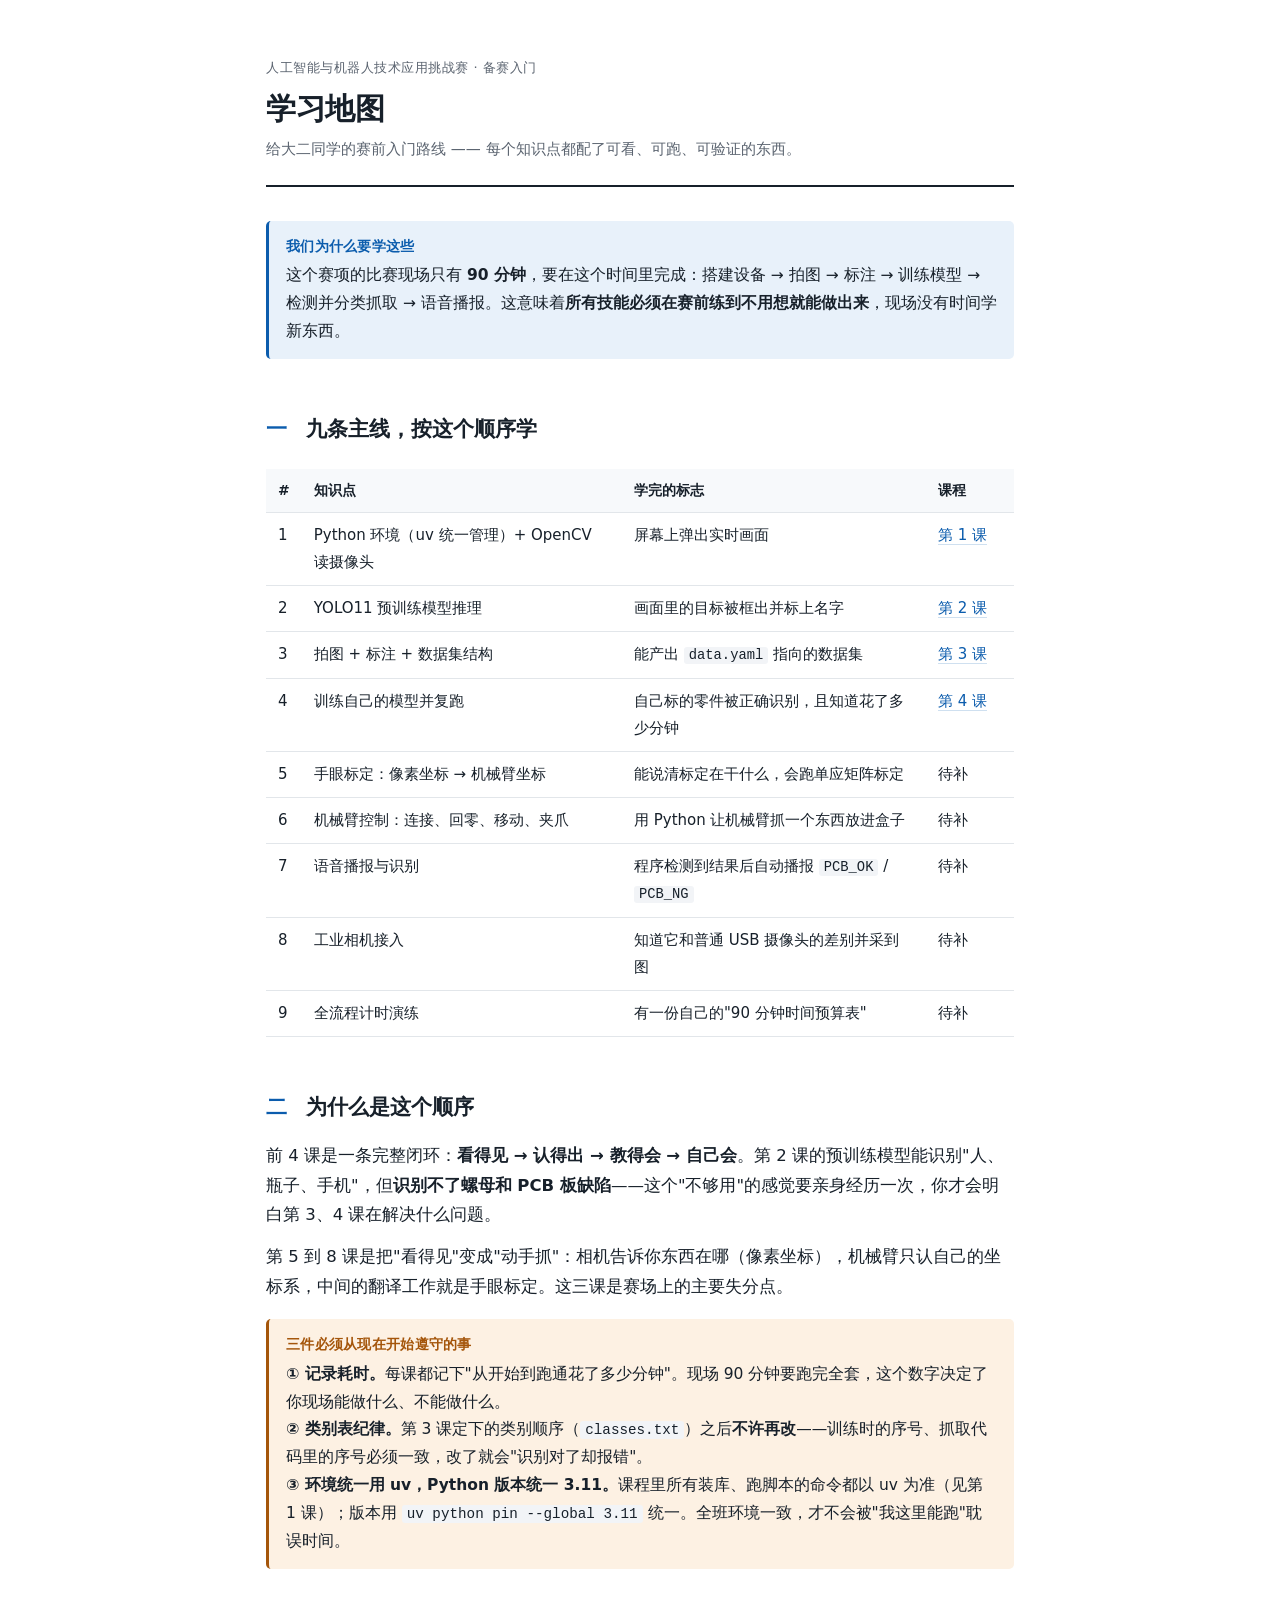
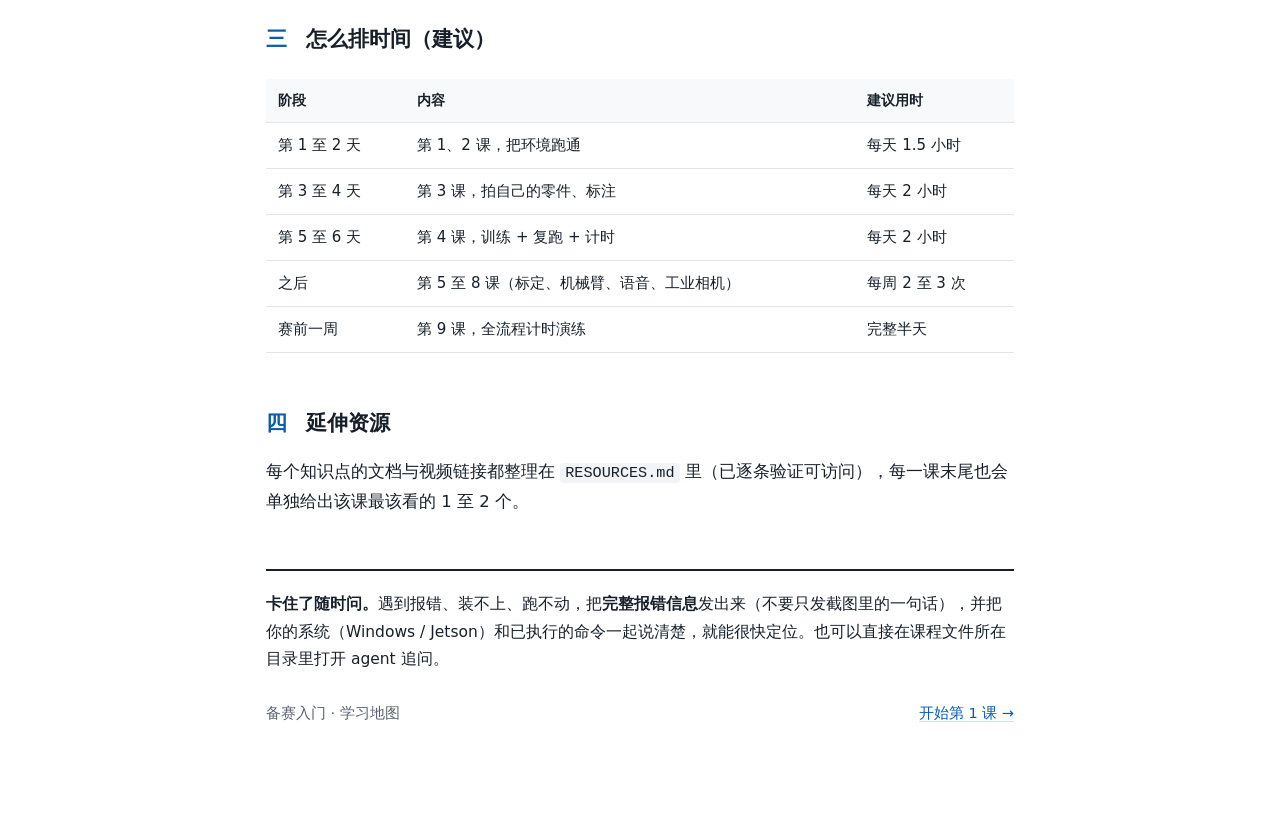
<file: 教学/index.html>
<!DOCTYPE html>
<html lang="zh-CN">
<head>
<meta charset="UTF-8">
<meta name="viewport" content="width=device-width, initial-scale=1">
<title>备赛入门 · 学习地图</title>
<link rel="stylesheet" href="assets/lesson.css">
</head>
<body>

<div class="crumbs">人工智能与机器人技术应用挑战赛 · 备赛入门</div>
<h1>学习地图</h1>
<p class="subtitle">给大二同学的赛前入门路线 —— 每个知识点都配了可看、可跑、可验证的东西。</p>

<div class="box goal">
<span class="t">我们为什么要学这些</span>
这个赛项的比赛现场只有 <strong>90 分钟</strong>，要在这个时间里完成：搭建设备 → 拍图 → 标注 → 训练模型 → 检测并分类抓取 → 语音播报。这意味着<strong>所有技能必须在赛前练到不用想就能做出来</strong>，现场没有时间学新东西。
</div>

<h2><span class="n">一</span>九条主线，按这个顺序学</h2>

<table>
<thead><tr><th style="width:34px">#</th><th>知识点</th><th>学完的标志</th><th style="width:88px">课程</th></tr></thead>
<tbody>
<tr><td>1</td><td>Python 环境（uv 统一管理）+ OpenCV 读摄像头</td><td>屏幕上弹出实时画面</td><td><a href="lessons/0001-python-env-and-camera.html">第 1 课</a></td></tr>
<tr><td>2</td><td>YOLO11 预训练模型推理</td><td>画面里的目标被框出并标上名字</td><td><a href="lessons/0002-yolo-inference.html">第 2 课</a></td></tr>
<tr><td>3</td><td>拍图 + 标注 + 数据集结构</td><td>能产出 <code>data.yaml</code> 指向的数据集</td><td><a href="lessons/0003-labeling-and-dataset.html">第 3 课</a></td></tr>
<tr><td>4</td><td>训练自己的模型并复跑</td><td>自己标的零件被正确识别，且知道花了多少分钟</td><td><a href="lessons/0004-train-and-rerun.html">第 4 课</a></td></tr>
<tr><td>5</td><td>手眼标定：像素坐标 → 机械臂坐标</td><td>能说清标定在干什么，会跑单应矩阵标定</td><td>待补</td></tr>
<tr><td>6</td><td>机械臂控制：连接、回零、移动、夹爪</td><td>用 Python 让机械臂抓一个东西放进盒子</td><td>待补</td></tr>
<tr><td>7</td><td>语音播报与识别</td><td>程序检测到结果后自动播报 <code>PCB_OK</code> / <code>PCB_NG</code></td><td>待补</td></tr>
<tr><td>8</td><td>工业相机接入</td><td>知道它和普通 USB 摄像头的差别并采到图</td><td>待补</td></tr>
<tr><td>9</td><td>全流程计时演练</td><td>有一份自己的"90 分钟时间预算表"</td><td>待补</td></tr>
</tbody>
</table>

<h2><span class="n">二</span>为什么是这个顺序</h2>

<p>前 4 课是一条完整闭环：<strong>看得见 → 认得出 → 教得会 → 自己会</strong>。第 2 课的预训练模型能识别"人、瓶子、手机"，但<strong>识别不了螺母和 PCB 板缺陷</strong>——这个"不够用"的感觉要亲身经历一次，你才会明白第 3、4 课在解决什么问题。</p>

<p>第 5 到 8 课是把"看得见"变成"动手抓"：相机告诉你东西在哪（像素坐标），机械臂只认自己的坐标系，中间的翻译工作就是手眼标定。这三课是赛场上的主要失分点。</p>

<div class="box warn">
<span class="t">三件必须从现在开始遵守的事</span>
<strong>① 记录耗时。</strong>每课都记下"从开始到跑通花了多少分钟"。现场 90 分钟要跑完全套，这个数字决定了你现场能做什么、不能做什么。<br>
<strong>② 类别表纪律。</strong>第 3 课定下的类别顺序（<code>classes.txt</code>）之后<strong>不许再改</strong>——训练时的序号、抓取代码里的序号必须一致，改了就会"识别对了却报错"。<br>
<strong>③ 环境统一用 uv，Python 版本统一 3.11。</strong>课程里所有装库、跑脚本的命令都以 uv 为准（见第 1 课）；版本用 <code>uv python pin --global 3.11</code> 统一。全班环境一致，才不会被"我这里能跑"耽误时间。
</div>

<h2><span class="n">三</span>怎么排时间（建议）</h2>

<table>
<thead><tr><th>阶段</th><th>内容</th><th>建议用时</th></tr></thead>
<tbody>
<tr><td>第 1 至 2 天</td><td>第 1、2 课，把环境跑通</td><td>每天 1.5 小时</td></tr>
<tr><td>第 3 至 4 天</td><td>第 3 课，拍自己的零件、标注</td><td>每天 2 小时</td></tr>
<tr><td>第 5 至 6 天</td><td>第 4 课，训练 + 复跑 + 计时</td><td>每天 2 小时</td></tr>
<tr><td>之后</td><td>第 5 至 8 课（标定、机械臂、语音、工业相机）</td><td>每周 2 至 3 次</td></tr>
<tr><td>赛前一周</td><td>第 9 课，全流程计时演练</td><td>完整半天</td></tr>
</tbody>
</table>

<h2><span class="n">四</span>延伸资源</h2>

<p>每个知识点的文档与视频链接都整理在 <code>RESOURCES.md</code> 里（已逐条验证可访问），每一课末尾也会单独给出该课最该看的 1 至 2 个。</p>

<div class="ask">
<strong>卡住了随时问。</strong>遇到报错、装不上、跑不动，把<strong>完整报错信息</strong>发出来（不要只发截图里的一句话），并把你的系统（Windows / Jetson）和已执行的命令一起说清楚，就能很快定位。也可以直接在课程文件所在目录里打开 agent 追问。
</div>

<div class="pager">
<span>备赛入门 · 学习地图</span>
<span><a href="lessons/0001-python-env-and-camera.html">开始第 1 课 →</a></span>
</div>

</body>
</html>
</file>
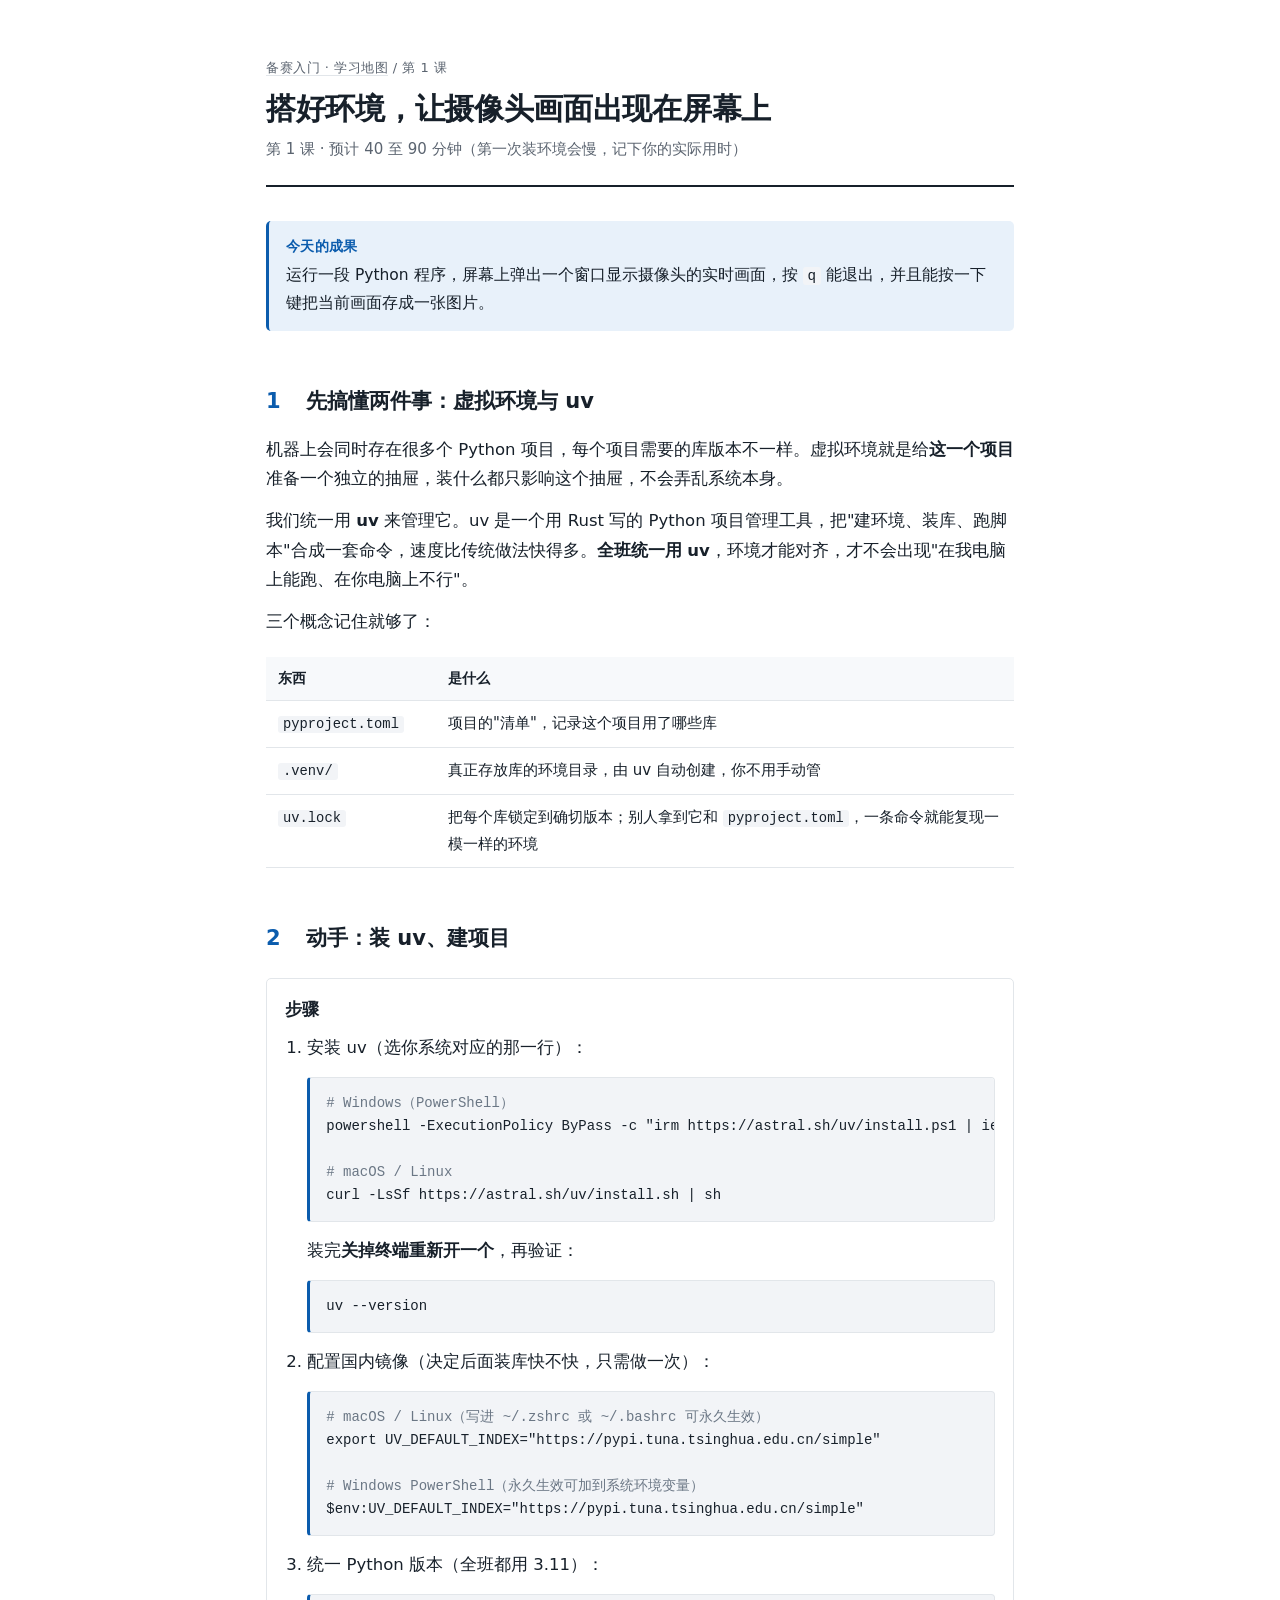
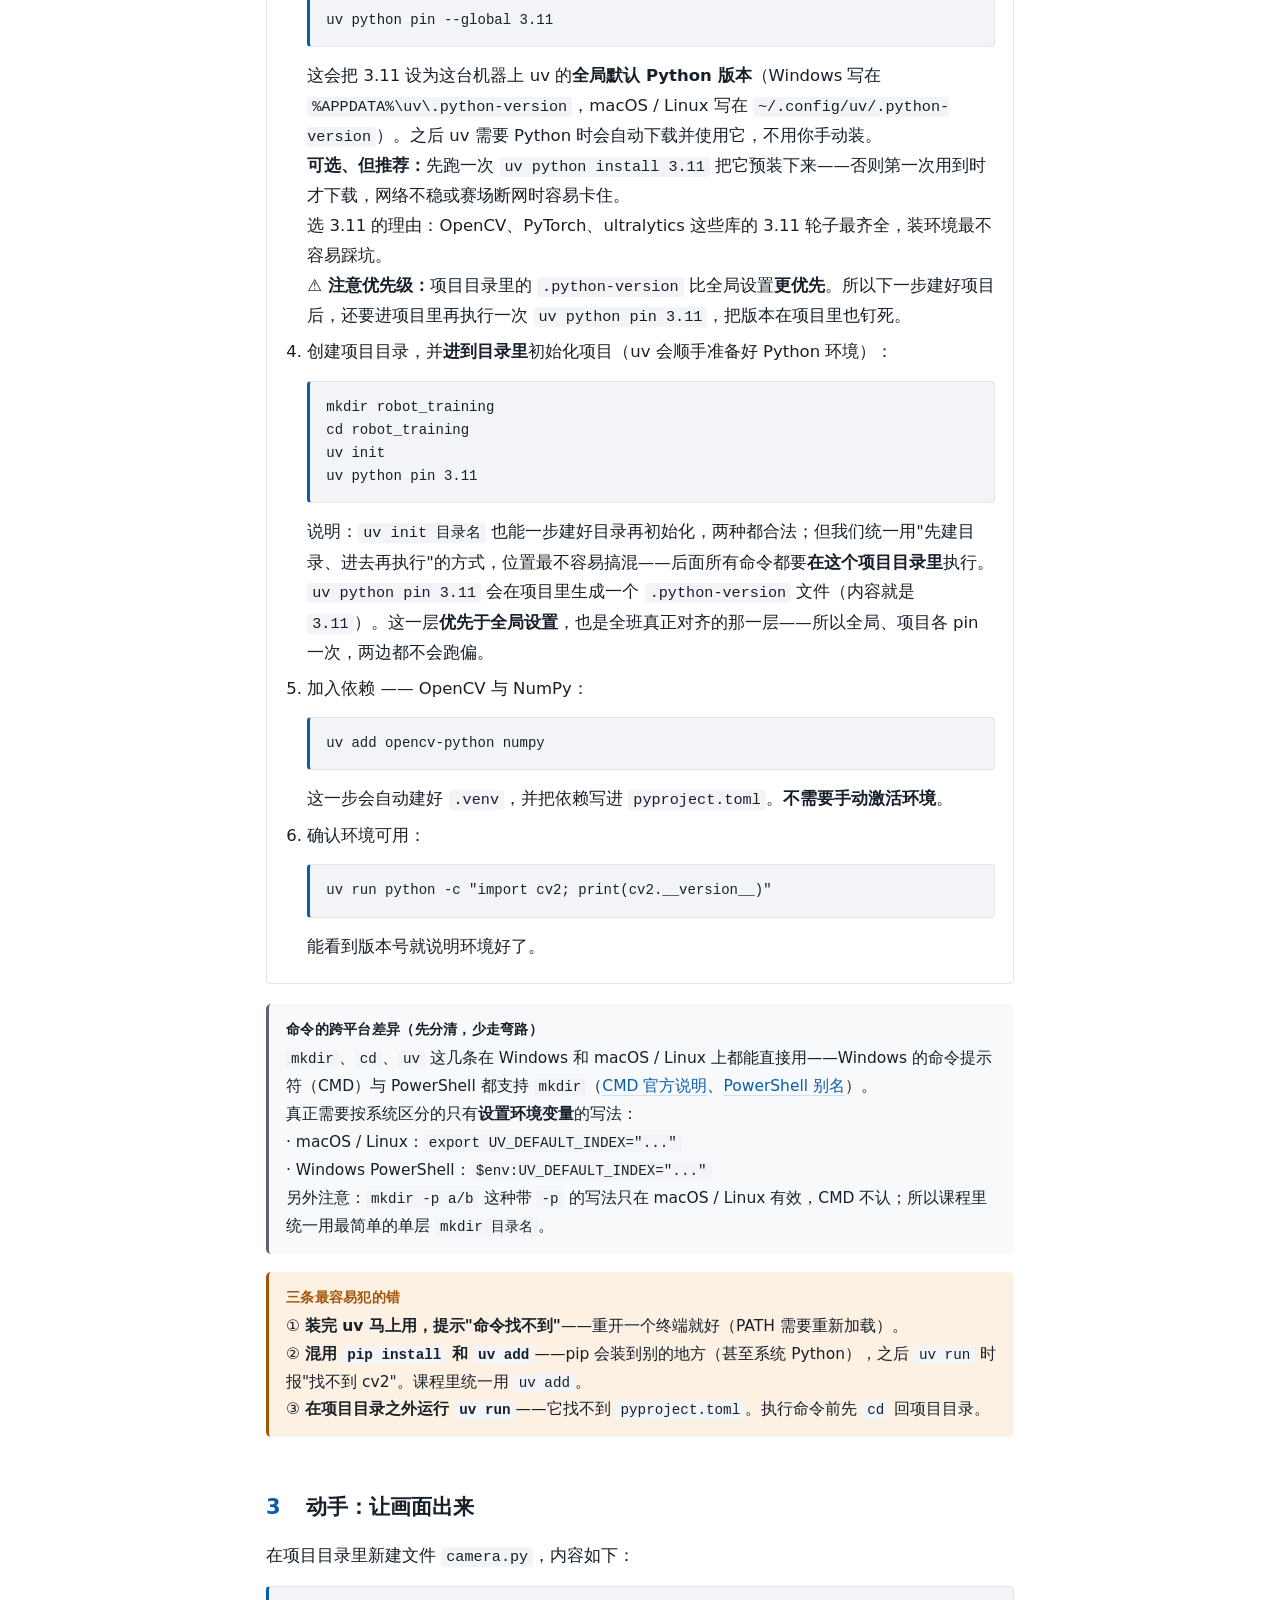
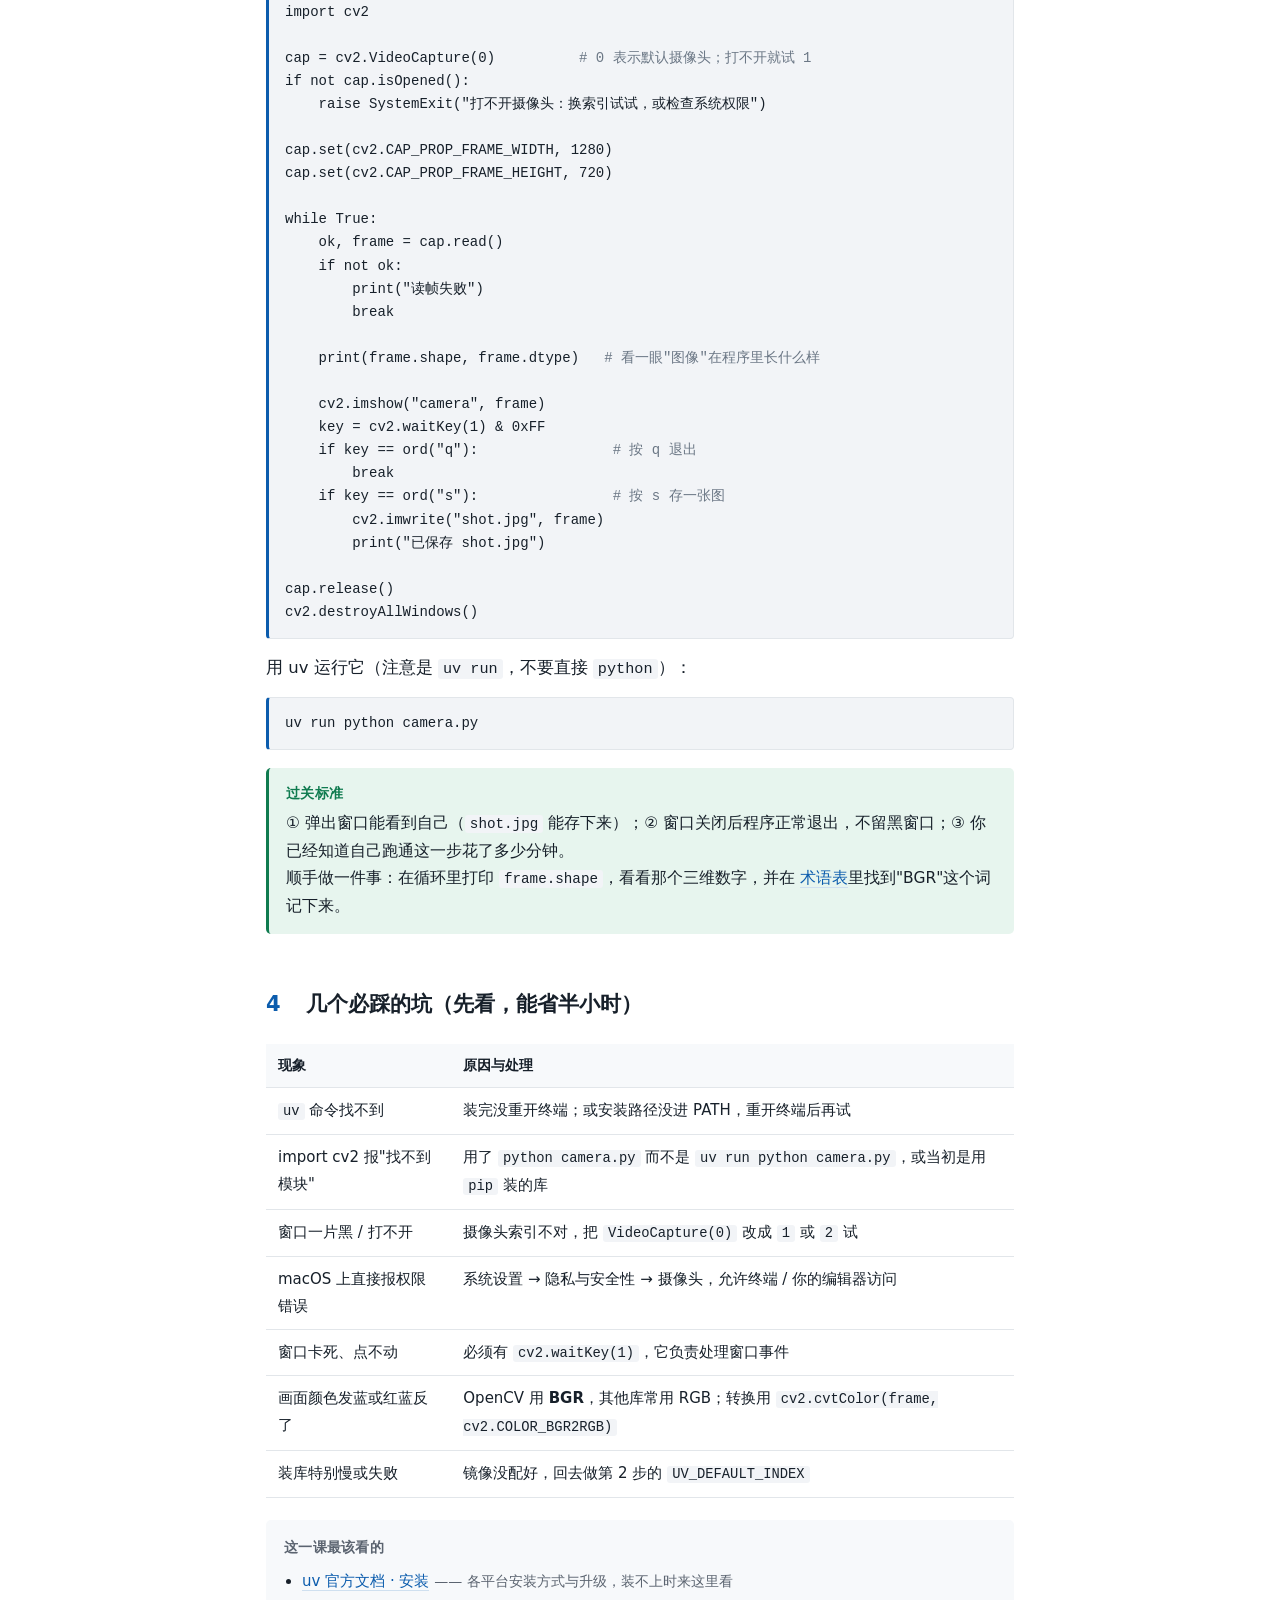
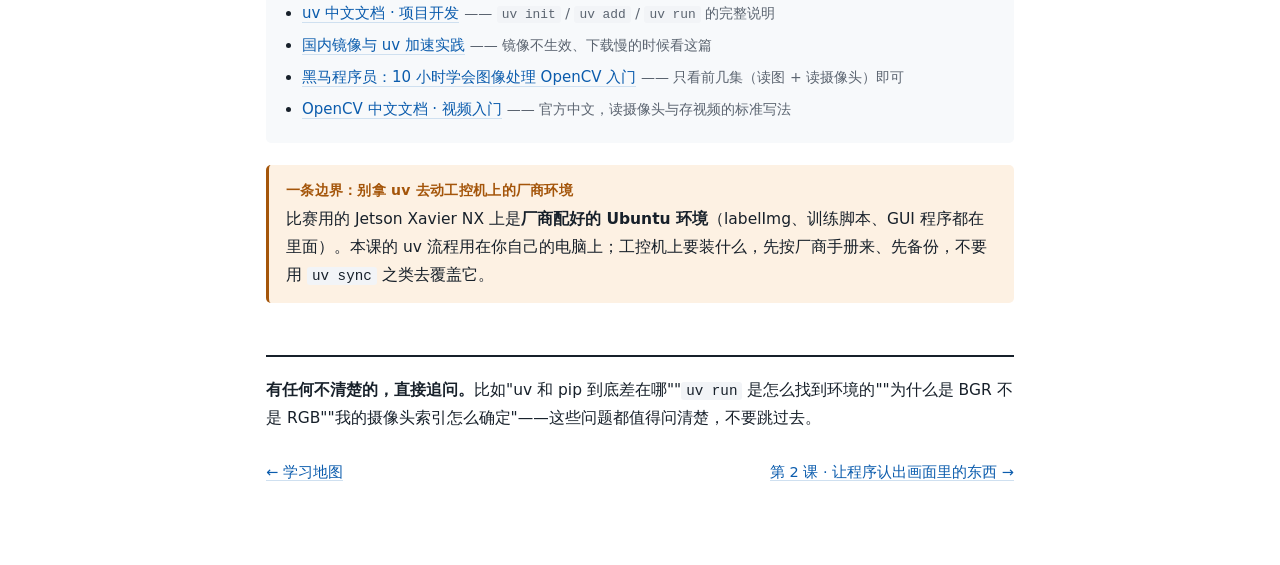
<file: 教学/lessons/0001-python-env-and-camera.html>
<!DOCTYPE html>
<html lang="zh-CN">
<head>
<meta charset="UTF-8">
<meta name="viewport" content="width=device-width, initial-scale=1">
<title>第 1 课 · 搭好环境，让摄像头画面出现在屏幕上</title>
<link rel="stylesheet" href="../assets/lesson.css">
</head>
<body>

<div class="crumbs"><a href="../index.html">备赛入门 · 学习地图</a> / 第 1 课</div>
<h1>搭好环境，让摄像头画面出现在屏幕上</h1>
<p class="subtitle">第 1 课 · 预计 40 至 90 分钟（第一次装环境会慢，记下你的实际用时）</p>

<div class="box goal">
<span class="t">今天的成果</span>
运行一段 Python 程序，屏幕上弹出一个窗口显示摄像头的实时画面，按 <code>q</code> 能退出，并且能按一下键把当前画面存成一张图片。
</div>

<h2><span class="n">1</span>先搞懂两件事：虚拟环境与 uv</h2>

<p>机器上会同时存在很多个 Python 项目，每个项目需要的库版本不一样。虚拟环境就是给<strong>这一个项目</strong>准备一个独立的抽屉，装什么都只影响这个抽屉，不会弄乱系统本身。</p>

<p>我们统一用 <strong>uv</strong> 来管理它。uv 是一个用 Rust 写的 Python 项目管理工具，把"建环境、装库、跑脚本"合成一套命令，速度比传统做法快得多。<strong>全班统一用 uv</strong>，环境才能对齐，才不会出现"在我电脑上能跑、在你电脑上不行"。</p>

<p>三个概念记住就够了：</p>

<table>
<thead><tr><th style="width:170px">东西</th><th>是什么</th></tr></thead>
<tbody>
<tr><td><code>pyproject.toml</code></td><td>项目的"清单"，记录这个项目用了哪些库</td></tr>
<tr><td><code>.venv/</code></td><td>真正存放库的环境目录，由 uv 自动创建，你不用手动管</td></tr>
<tr><td><code>uv.lock</code></td><td>把每个库锁定到确切版本；别人拿到它和 <code>pyproject.toml</code>，一条命令就能复现一模一样的环境</td></tr>
</tbody>
</table>

<h2><span class="n">2</span>动手：装 uv、建项目</h2>

<div class="task">
<div class="h">步骤</div>
<ol>
<li>安装 uv（选你系统对应的那一行）：
<pre><code><span class="cmt"># Windows（PowerShell）</span>
powershell -ExecutionPolicy ByPass -c "irm https://astral.sh/uv/install.ps1 | iex"

<span class="cmt"># macOS / Linux</span>
curl -LsSf https://astral.sh/uv/install.sh | sh</code></pre>
装完<strong>关掉终端重新开一个</strong>，再验证：
<pre><code>uv --version</code></pre></li>
<li>配置国内镜像（决定后面装库快不快，只需做一次）：
<pre><code><span class="cmt"># macOS / Linux（写进 ~/.zshrc 或 ~/.bashrc 可永久生效）</span>
export UV_DEFAULT_INDEX="https://pypi.tuna.tsinghua.edu.cn/simple"

<span class="cmt"># Windows PowerShell（永久生效可加到系统环境变量）</span>
$env:UV_DEFAULT_INDEX="https://pypi.tuna.tsinghua.edu.cn/simple"</code></pre></li>
<li>统一 Python 版本（全班都用 3.11）：
<pre><code>uv python pin --global 3.11</code></pre>
这会把 3.11 设为这台机器上 uv 的<strong>全局默认 Python 版本</strong>（Windows 写在 <code>%APPDATA%\uv\.python-version</code>，macOS / Linux 写在 <code>~/.config/uv/.python-version</code>）。之后 uv 需要 Python 时会自动下载并使用它，不用你手动装。<br>
<strong>可选、但推荐：</strong>先跑一次 <code>uv python install 3.11</code> 把它预装下来——否则第一次用到时才下载，网络不稳或赛场断网时容易卡住。<br>
选 3.11 的理由：OpenCV、PyTorch、ultralytics 这些库的 3.11 轮子最齐全，装环境最不容易踩坑。<br>
<strong>⚠ 注意优先级：</strong>项目目录里的 <code>.python-version</code> 比全局设置<strong>更优先</strong>。所以下一步建好项目后，还要进项目里再执行一次 <code>uv python pin 3.11</code>，把版本在项目里也钉死。</li>
<li>创建项目目录，并<strong>进到目录里</strong>初始化项目（uv 会顺手准备好 Python 环境）：
<pre><code>mkdir robot_training
cd robot_training
uv init
uv python pin 3.11</code></pre>
说明：<code>uv init 目录名</code> 也能一步建好目录再初始化，两种都合法；但我们统一用"先建目录、进去再执行"的方式，位置最不容易搞混——后面所有命令都要<strong>在这个项目目录里</strong>执行。<br>
<code>uv python pin 3.11</code> 会在项目里生成一个 <code>.python-version</code> 文件（内容就是 <code>3.11</code>）。这一层<strong>优先于全局设置</strong>，也是全班真正对齐的那一层——所以全局、项目各 pin 一次，两边都不会跑偏。</li>
<li>加入依赖 —— OpenCV 与 NumPy：
<pre><code>uv add opencv-python numpy</code></pre>
这一步会自动建好 <code>.venv</code>，并把依赖写进 <code>pyproject.toml</code>。<strong>不需要手动激活环境</strong>。</li>
<li>确认环境可用：
<pre><code>uv run python -c "import cv2; print(cv2.__version__)"</code></pre>
能看到版本号就说明环境好了。</li>
</ol>
</div>

<div class="box">
<span class="t">命令的跨平台差异（先分清，少走弯路）</span>
<code>mkdir</code>、<code>cd</code>、<code>uv</code> 这几条在 Windows 和 macOS / Linux 上都能直接用——Windows 的命令提示符（CMD）与 PowerShell 都支持 <code>mkdir</code>（<a href="https://learn.microsoft.com/zh-cn/windows-server/administration/windows-commands/mkdir" target="_blank" rel="noopener">CMD 官方说明</a>、<a href="https://learn.microsoft.com/zh-cn/powershell/scripting/learn/shell/using-aliases" target="_blank" rel="noopener">PowerShell 别名</a>）。<br>
真正需要按系统区分的只有<strong>设置环境变量</strong>的写法：<br>
· macOS / Linux：<code>export UV_DEFAULT_INDEX="..."</code><br>
· Windows PowerShell：<code>$env:UV_DEFAULT_INDEX="..."</code><br>
另外注意：<code>mkdir -p a/b</code> 这种带 <code>-p</code> 的写法只在 macOS / Linux 有效，CMD 不认；所以课程里统一用最简单的单层 <code>mkdir 目录名</code>。
</div>

<div class="box warn">
<span class="t">三条最容易犯的错</span>
① <strong>装完 uv 马上用，提示"命令找不到"</strong>——重开一个终端就好（PATH 需要重新加载）。<br>
② <strong>混用 <code>pip install</code> 和 <code>uv add</code></strong>——pip 会装到别的地方（甚至系统 Python），之后 <code>uv run</code> 时报"找不到 cv2"。课程里统一用 <code>uv add</code>。<br>
③ <strong>在项目目录之外运行 <code>uv run</code></strong>——它找不到 <code>pyproject.toml</code>。执行命令前先 <code>cd</code> 回项目目录。
</div>

<h2><span class="n">3</span>动手：让画面出来</h2>

<p>在项目目录里新建文件 <code>camera.py</code>，内容如下：</p>

<pre><code>import cv2

cap = cv2.VideoCapture(0)          <span class="cmt"># 0 表示默认摄像头；打不开就试 1</span>
if not cap.isOpened():
    raise SystemExit("打不开摄像头：换索引试试，或检查系统权限")

cap.set(cv2.CAP_PROP_FRAME_WIDTH, 1280)
cap.set(cv2.CAP_PROP_FRAME_HEIGHT, 720)

while True:
    ok, frame = cap.read()
    if not ok:
        print("读帧失败")
        break

    print(frame.shape, frame.dtype)   <span class="cmt"># 看一眼"图像"在程序里长什么样</span>

    cv2.imshow("camera", frame)
    key = cv2.waitKey(1) &amp; 0xFF
    if key == ord("q"):                <span class="cmt"># 按 q 退出</span>
        break
    if key == ord("s"):                <span class="cmt"># 按 s 存一张图</span>
        cv2.imwrite("shot.jpg", frame)
        print("已保存 shot.jpg")

cap.release()
cv2.destroyAllWindows()</code></pre>

<p>用 uv 运行它（注意是 <code>uv run</code>，不要直接 <code>python</code>）：</p>
<pre><code>uv run python camera.py</code></pre>

<div class="box win">
<span class="t">过关标准</span>
① 弹出窗口能看到自己（<code>shot.jpg</code> 能存下来）；② 窗口关闭后程序正常退出，不留黑窗口；③ 你已经知道自己跑通这一步花了多少分钟。<br>
顺手做一件事：在循环里打印 <code>frame.shape</code>，看看那个三维数字，并在 <a href="../reference/glossary.html">术语表</a>里找到"BGR"这个词记下来。
</div>

<h2><span class="n">4</span>几个必踩的坑（先看，能省半小时）</h2>

<table>
<thead><tr><th>现象</th><th>原因与处理</th></tr></thead>
<tbody>
<tr><td><code>uv</code> 命令找不到</td><td>装完没重开终端；或安装路径没进 PATH，重开终端后再试</td></tr>
<tr><td>import cv2 报"找不到模块"</td><td>用了 <code>python camera.py</code> 而不是 <code>uv run python camera.py</code>，或当初是用 <code>pip</code> 装的库</td></tr>
<tr><td>窗口一片黑 / 打不开</td><td>摄像头索引不对，把 <code>VideoCapture(0)</code> 改成 <code>1</code> 或 <code>2</code> 试</td></tr>
<tr><td>macOS 上直接报权限错误</td><td>系统设置 → 隐私与安全性 → 摄像头，允许终端 / 你的编辑器访问</td></tr>
<tr><td>窗口卡死、点不动</td><td>必须有 <code>cv2.waitKey(1)</code>，它负责处理窗口事件</td></tr>
<tr><td>画面颜色发蓝或红蓝反了</td><td>OpenCV 用 <strong>BGR</strong>，其他库常用 RGB；转换用 <code>cv2.cvtColor(frame, cv2.COLOR_BGR2RGB)</code></td></tr>
<tr><td>装库特别慢或失败</td><td>镜像没配好，回去做第 2 步的 <code>UV_DEFAULT_INDEX</code></td></tr>
</tbody>
</table>

<div class="res">
<div class="h">这一课最该看的</div>
<ul>
<li><a href="https://docs.astral.sh/uv/getting-started/installation/" target="_blank" rel="noopener">uv 官方文档 · 安装</a> <span class="why">—— 各平台安装方式与升级，装不上时来这里看</span></li>
<li><a href="https://uv.doczh.com/guides/projects/" target="_blank" rel="noopener">uv 中文文档 · 项目开发</a> <span class="why">—— <code>uv init</code> / <code>uv add</code> / <code>uv run</code> 的完整说明</span></li>
<li><a href="https://www.cnblogs.com/ymtianyu/p/19361370" target="_blank" rel="noopener">国内镜像与 uv 加速实践</a> <span class="why">—— 镜像不生效、下载慢的时候看这篇</span></li>
<li><a href="https://www.bilibili.com/video/BV1Fo4y1d7JL/" target="_blank" rel="noopener">黑马程序员：10 小时学会图像处理 OpenCV 入门</a> <span class="why">—— 只看前几集（读图 + 读摄像头）即可</span></li>
<li><a href="https://woshicver.com/ThirdSection/2_2_%E8%A7%86%E9%A2%91%E5%85%A5%E9%97%A8/" target="_blank" rel="noopener">OpenCV 中文文档 · 视频入门</a> <span class="why">—— 官方中文，读摄像头与存视频的标准写法</span></li>
</ul>
</div>

<div class="box warn">
<span class="t">一条边界：别拿 uv 去动工控机上的厂商环境</span>
比赛用的 Jetson Xavier NX 上是<strong>厂商配好的 Ubuntu 环境</strong>（labelImg、训练脚本、GUI 程序都在里面）。本课的 uv 流程用在你自己的电脑上；工控机上要装什么，先按厂商手册来、先备份，不要用 <code>uv sync</code> 之类去覆盖它。
</div>

<div class="ask">
<strong>有任何不清楚的，直接追问。</strong>比如"uv 和 pip 到底差在哪""<code>uv run</code> 是怎么找到环境的""为什么是 BGR 不是 RGB""我的摄像头索引怎么确定"——这些问题都值得问清楚，不要跳过去。
</div>

<div class="pager">
<span><a href="../index.html">← 学习地图</a></span>
<span><a href="0002-yolo-inference.html">第 2 课 · 让程序认出画面里的东西 →</a></span>
</div>

</body>
</html>
</file>
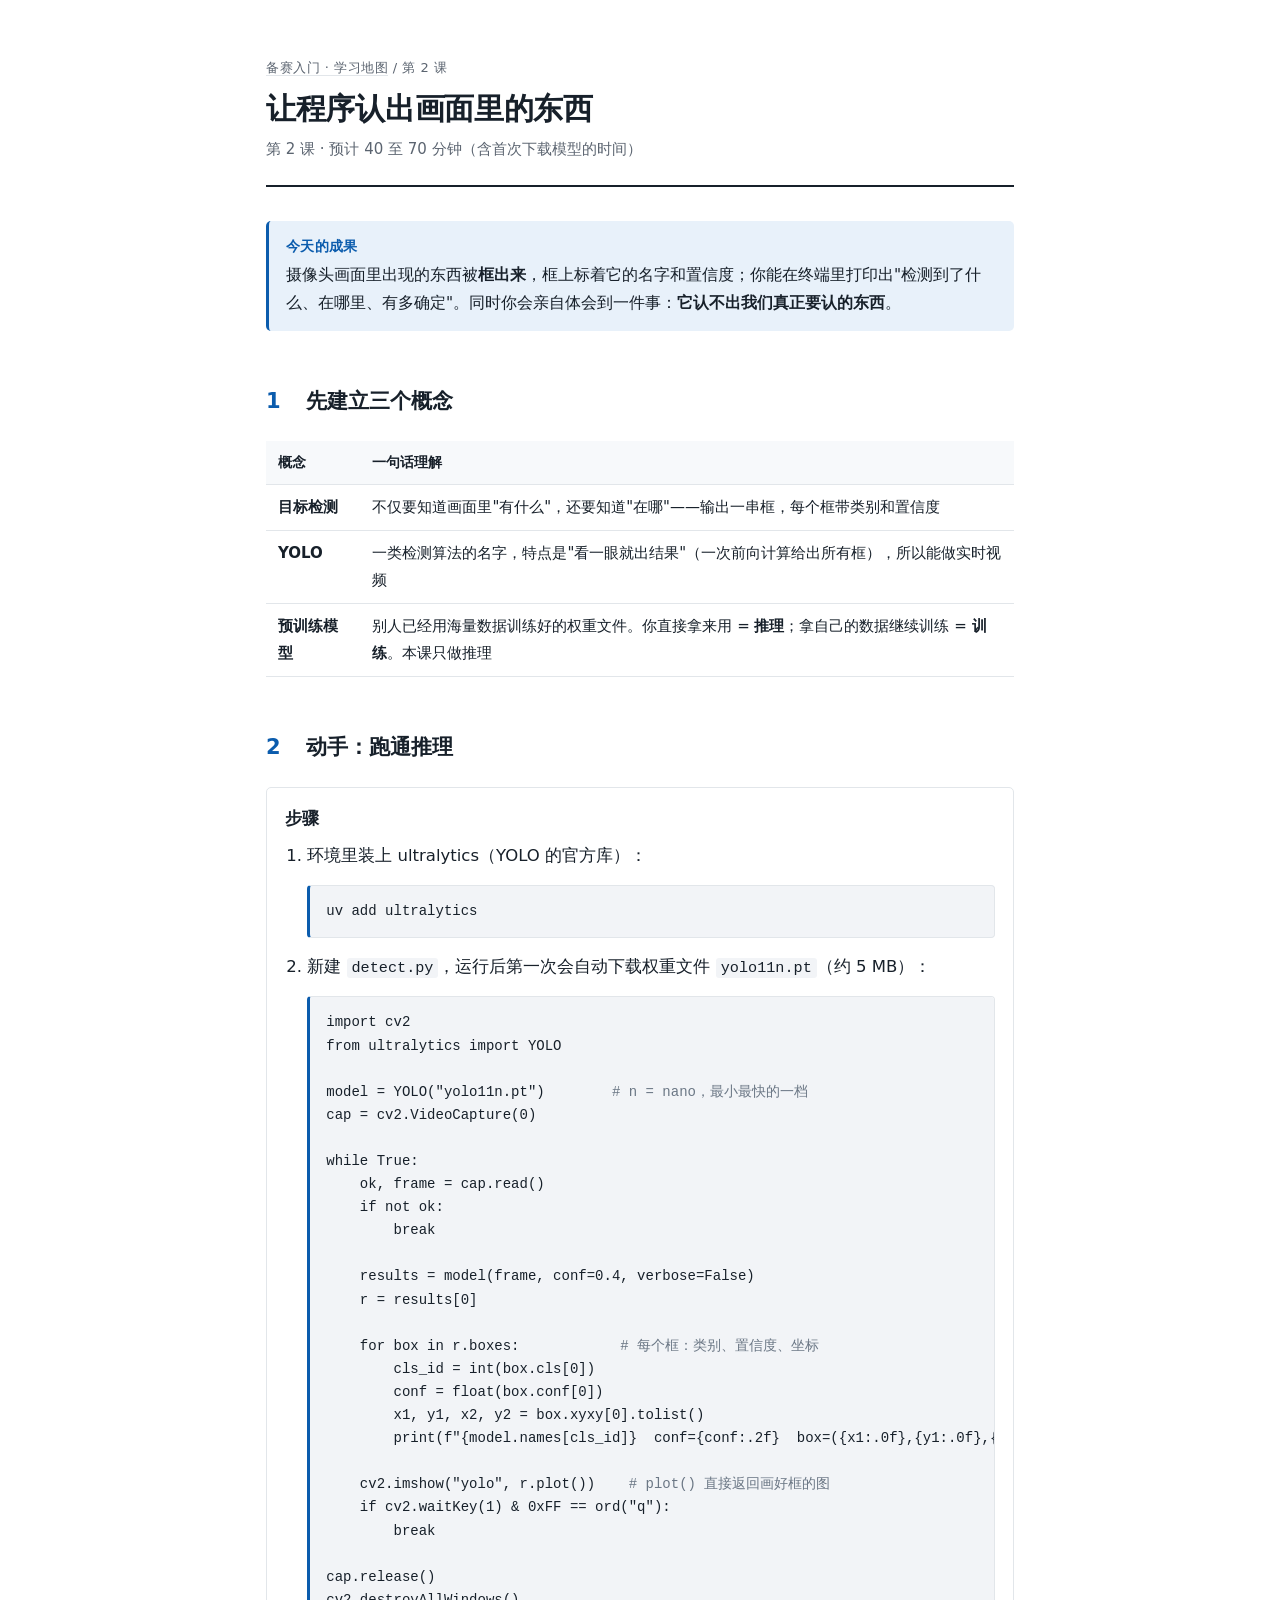
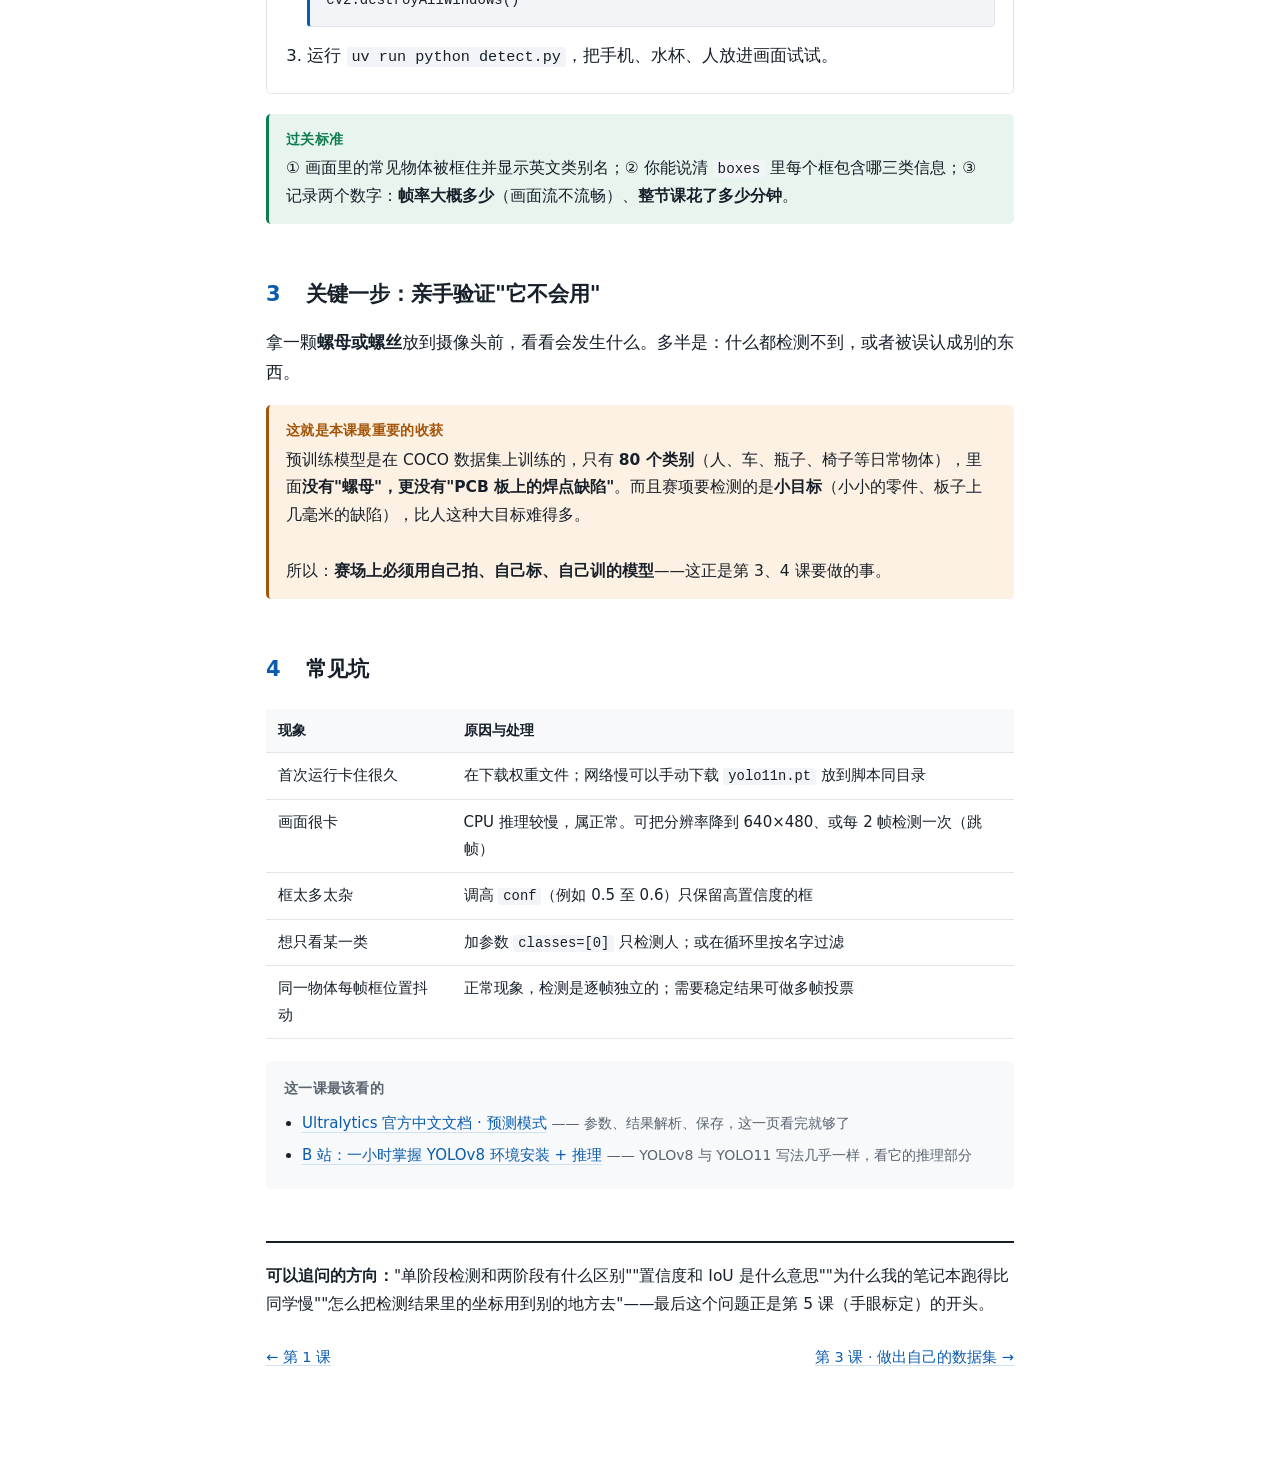
<file: 教学/lessons/0002-yolo-inference.html>
<!DOCTYPE html>
<html lang="zh-CN">
<head>
<meta charset="UTF-8">
<meta name="viewport" content="width=device-width, initial-scale=1">
<title>第 2 课 · 让程序认出画面里的东西</title>
<link rel="stylesheet" href="../assets/lesson.css">
</head>
<body>

<div class="crumbs"><a href="../index.html">备赛入门 · 学习地图</a> / 第 2 课</div>
<h1>让程序认出画面里的东西</h1>
<p class="subtitle">第 2 课 · 预计 40 至 70 分钟（含首次下载模型的时间）</p>

<div class="box goal">
<span class="t">今天的成果</span>
摄像头画面里出现的东西被<strong>框出来</strong>，框上标着它的名字和置信度；你能在终端里打印出"检测到了什么、在哪里、有多确定"。同时你会亲自体会到一件事：<strong>它认不出我们真正要认的东西</strong>。
</div>

<h2><span class="n">1</span>先建立三个概念</h2>

<table>
<thead><tr><th>概念</th><th>一句话理解</th></tr></thead>
<tbody>
<tr><td><strong>目标检测</strong></td><td>不仅要知道画面里"有什么"，还要知道"在哪"——输出一串框，每个框带类别和置信度</td></tr>
<tr><td><strong>YOLO</strong></td><td>一类检测算法的名字，特点是"看一眼就出结果"（一次前向计算给出所有框），所以能做实时视频</td></tr>
<tr><td><strong>预训练模型</strong></td><td>别人已经用海量数据训练好的权重文件。你直接拿来用 = <strong>推理</strong>；拿自己的数据继续训练 = <strong>训练</strong>。本课只做推理</td></tr>
</tbody>
</table>

<h2><span class="n">2</span>动手：跑通推理</h2>

<div class="task">
<div class="h">步骤</div>
<ol>
<li>环境里装上 ultralytics（YOLO 的官方库）：
<pre><code>uv add ultralytics</code></pre></li>
<li>新建 <code>detect.py</code>，运行后第一次会自动下载权重文件 <code>yolo11n.pt</code>（约 5 MB）：
<pre><code>import cv2
from ultralytics import YOLO

model = YOLO("yolo11n.pt")        <span class="cmt"># n = nano，最小最快的一档</span>
cap = cv2.VideoCapture(0)

while True:
    ok, frame = cap.read()
    if not ok:
        break

    results = model(frame, conf=0.4, verbose=False)
    r = results[0]

    for box in r.boxes:            <span class="cmt"># 每个框：类别、置信度、坐标</span>
        cls_id = int(box.cls[0])
        conf = float(box.conf[0])
        x1, y1, x2, y2 = box.xyxy[0].tolist()
        print(f"{model.names[cls_id]}  conf={conf:.2f}  box=({x1:.0f},{y1:.0f},{x2:.0f},{y2:.0f})")

    cv2.imshow("yolo", r.plot())    <span class="cmt"># plot() 直接返回画好框的图</span>
    if cv2.waitKey(1) &amp; 0xFF == ord("q"):
        break

cap.release()
cv2.destroyAllWindows()</code></pre></li>
<li>运行 <code>uv run python detect.py</code>，把手机、水杯、人放进画面试试。</li>
</ol>
</div>

<div class="box win">
<span class="t">过关标准</span>
① 画面里的常见物体被框住并显示英文类别名；② 你能说清 <code>boxes</code> 里每个框包含哪三类信息；③ 记录两个数字：<strong>帧率大概多少</strong>（画面流不流畅）、<strong>整节课花了多少分钟</strong>。
</div>

<h2><span class="n">3</span>关键一步：亲手验证"它不会用"</h2>

<p>拿一颗<strong>螺母或螺丝</strong>放到摄像头前，看看会发生什么。多半是：什么都检测不到，或者被误认成别的东西。</p>

<div class="box warn">
<span class="t">这就是本课最重要的收获</span>
预训练模型是在 COCO 数据集上训练的，只有 <strong>80 个类别</strong>（人、车、瓶子、椅子等日常物体），里面<strong>没有"螺母"，更没有"PCB 板上的焊点缺陷"</strong>。而且赛项要检测的是<strong>小目标</strong>（小小的零件、板子上几毫米的缺陷），比人这种大目标难得多。<br><br>
所以：<strong>赛场上必须用自己拍、自己标、自己训的模型</strong>——这正是第 3、4 课要做的事。
</div>

<h2><span class="n">4</span>常见坑</h2>

<table>
<thead><tr><th>现象</th><th>原因与处理</th></tr></thead>
<tbody>
<tr><td>首次运行卡住很久</td><td>在下载权重文件；网络慢可以手动下载 <code>yolo11n.pt</code> 放到脚本同目录</td></tr>
<tr><td>画面很卡</td><td>CPU 推理较慢，属正常。可把分辨率降到 640×480、或每 2 帧检测一次（跳帧）</td></tr>
<tr><td>框太多太杂</td><td>调高 <code>conf</code>（例如 0.5 至 0.6）只保留高置信度的框</td></tr>
<tr><td>想只看某一类</td><td>加参数 <code>classes=[0]</code> 只检测人；或在循环里按名字过滤</td></tr>
<tr><td>同一物体每帧框位置抖动</td><td>正常现象，检测是逐帧独立的；需要稳定结果可做多帧投票</td></tr>
</tbody>
</table>

<div class="res">
<div class="h">这一课最该看的</div>
<ul>
<li><a href="https://docs.ultralytics.com/zh/modes/predict/" target="_blank" rel="noopener">Ultralytics 官方中文文档 · 预测模式</a> <span class="why">—— 参数、结果解析、保存，这一页看完就够了</span></li>
<li><a href="https://www.bilibili.com/video/BV1eDy3YCEia/" target="_blank" rel="noopener">B 站：一小时掌握 YOLOv8 环境安装 + 推理</a> <span class="why">—— YOLOv8 与 YOLO11 写法几乎一样，看它的推理部分</span></li>
</ul>
</div>

<div class="ask">
<strong>可以追问的方向：</strong>"单阶段检测和两阶段有什么区别""置信度和 IoU 是什么意思""为什么我的笔记本跑得比同学慢""怎么把检测结果里的坐标用到别的地方去"——最后这个问题正是第 5 课（手眼标定）的开头。
</div>

<div class="pager">
<span><a href="0001-python-env-and-camera.html">← 第 1 课</a></span>
<span><a href="0003-labeling-and-dataset.html">第 3 课 · 做出自己的数据集 →</a></span>
</div>

</body>
</html>
</file>
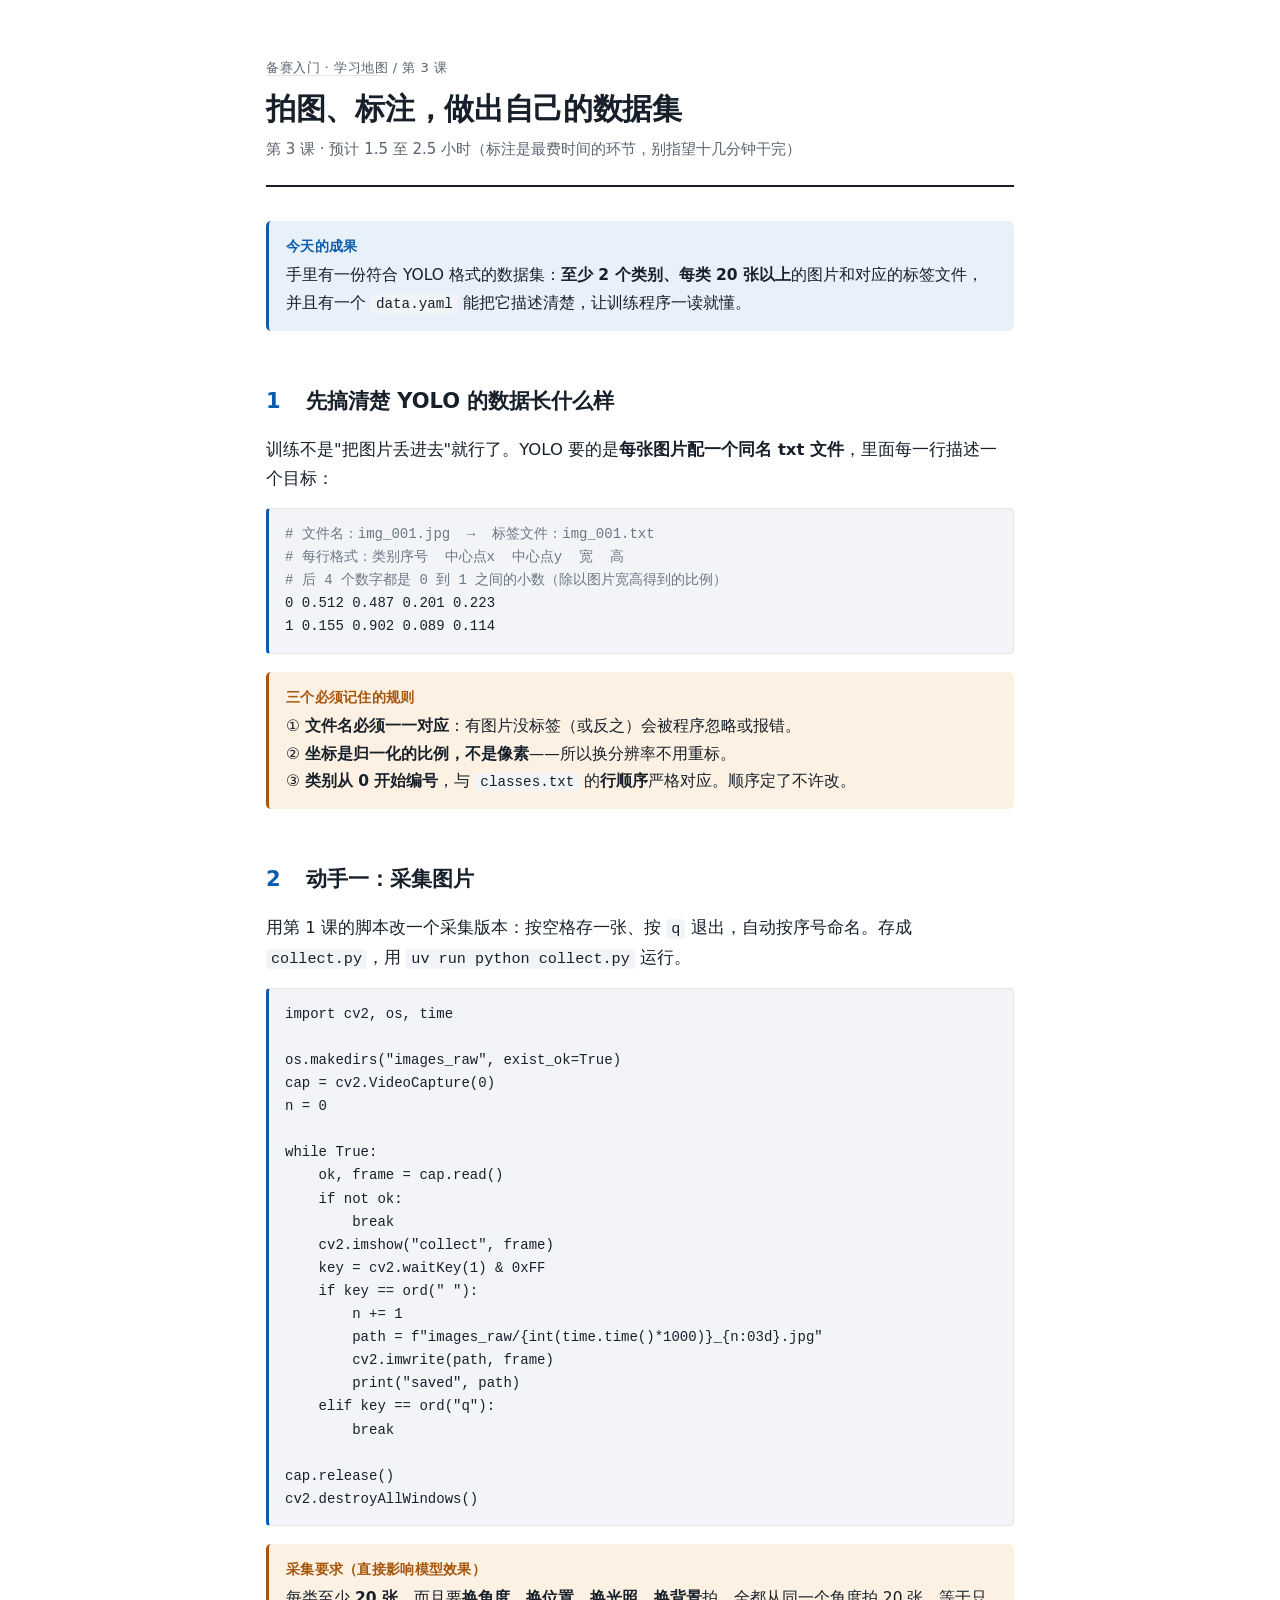
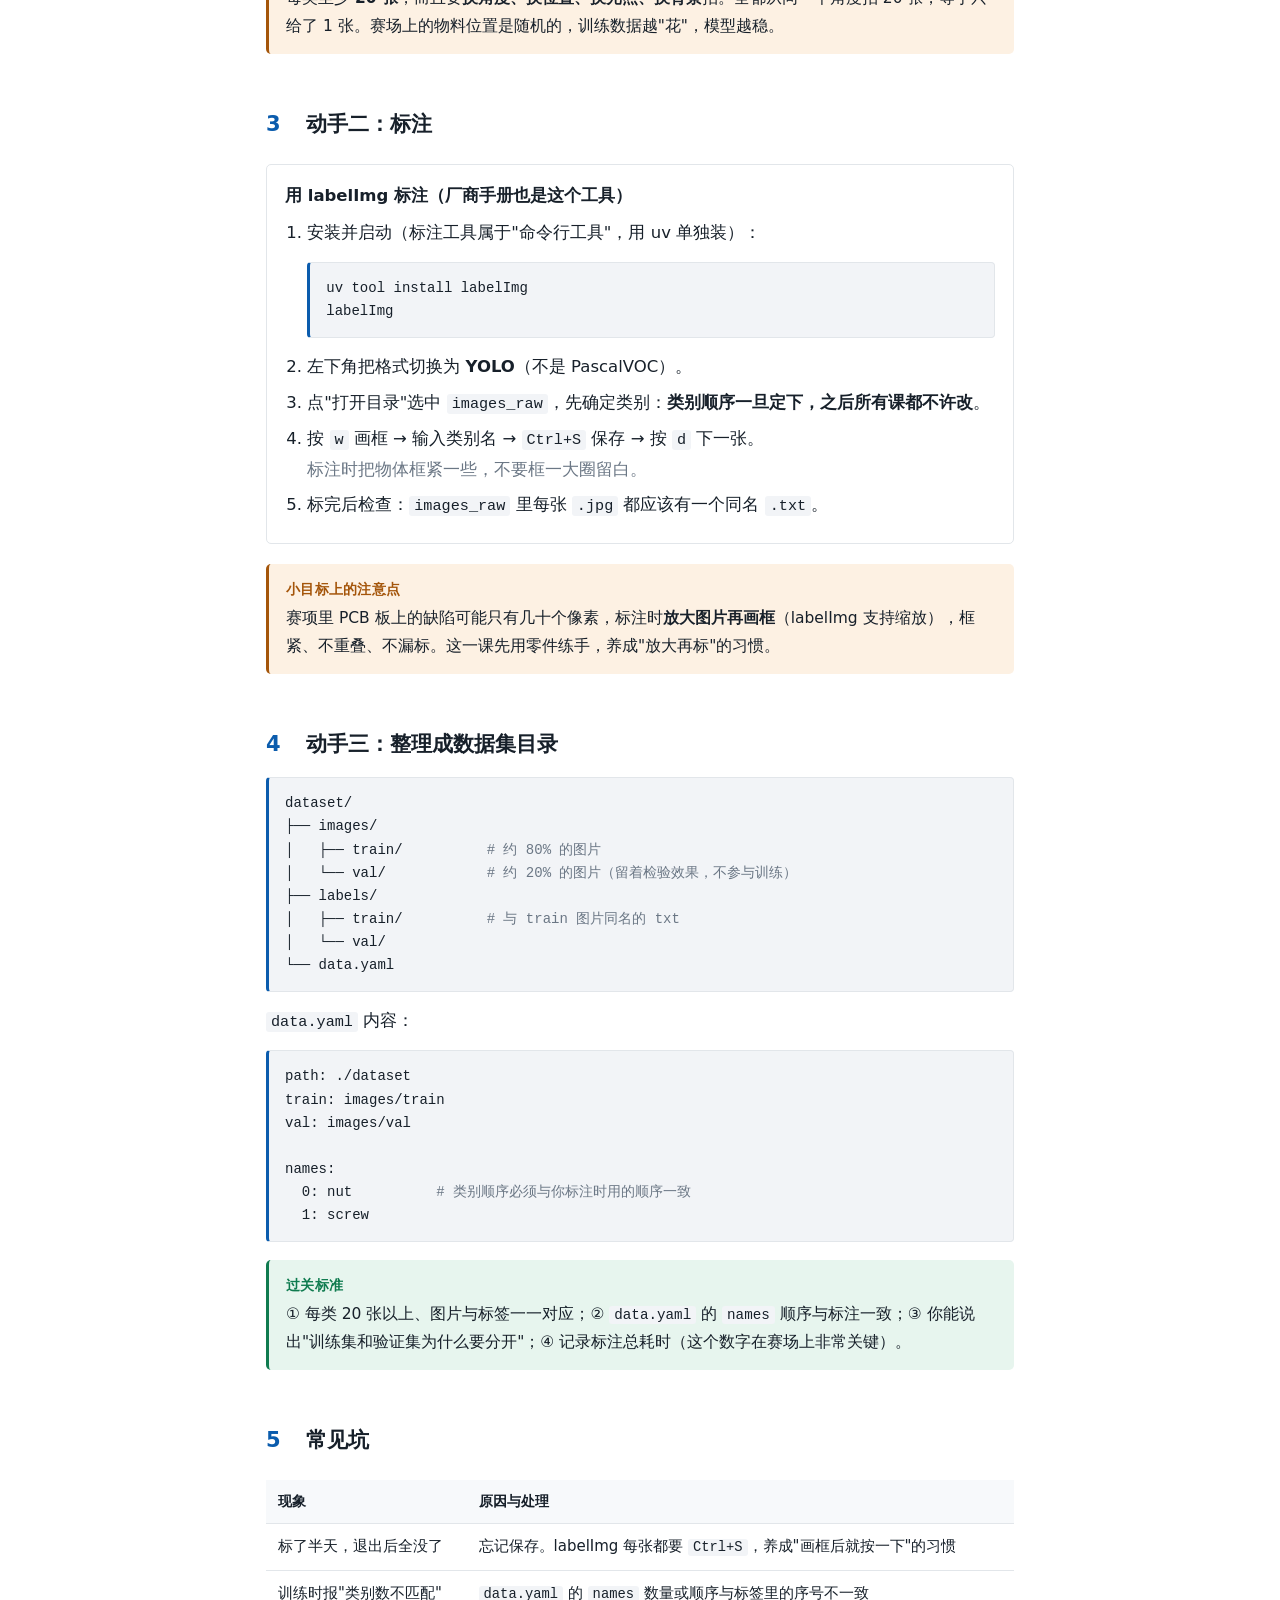
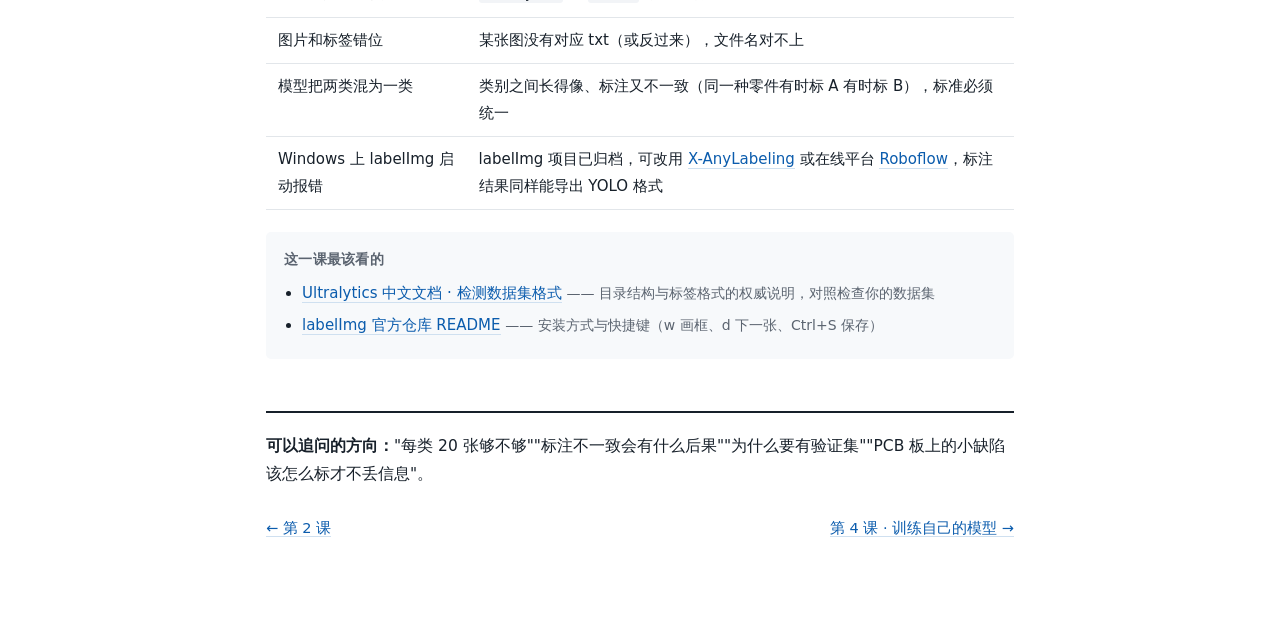
<file: 教学/lessons/0003-labeling-and-dataset.html>
<!DOCTYPE html>
<html lang="zh-CN">
<head>
<meta charset="UTF-8">
<meta name="viewport" content="width=device-width, initial-scale=1">
<title>第 3 课 · 拍图、标注，做出自己的数据集</title>
<link rel="stylesheet" href="../assets/lesson.css">
</head>
<body>

<div class="crumbs"><a href="../index.html">备赛入门 · 学习地图</a> / 第 3 课</div>
<h1>拍图、标注，做出自己的数据集</h1>
<p class="subtitle">第 3 课 · 预计 1.5 至 2.5 小时（标注是最费时间的环节，别指望十几分钟干完）</p>

<div class="box goal">
<span class="t">今天的成果</span>
手里有一份符合 YOLO 格式的数据集：<strong>至少 2 个类别、每类 20 张以上</strong>的图片和对应的标签文件，并且有一个 <code>data.yaml</code> 能把它描述清楚，让训练程序一读就懂。
</div>

<h2><span class="n">1</span>先搞清楚 YOLO 的数据长什么样</h2>

<p>训练不是"把图片丢进去"就行了。YOLO 要的是<strong>每张图片配一个同名 txt 文件</strong>，里面每一行描述一个目标：</p>

<pre><code><span class="cmt"># 文件名：img_001.jpg  →  标签文件：img_001.txt</span>
<span class="cmt"># 每行格式：类别序号  中心点x  中心点y  宽  高</span>
<span class="cmt"># 后 4 个数字都是 0 到 1 之间的小数（除以图片宽高得到的比例）</span>
0 0.512 0.487 0.201 0.223
1 0.155 0.902 0.089 0.114</code></pre>

<div class="box warn">
<span class="t">三个必须记住的规则</span>
① <strong>文件名必须一一对应</strong>：有图片没标签（或反之）会被程序忽略或报错。<br>
② <strong>坐标是归一化的比例，不是像素</strong>——所以换分辨率不用重标。<br>
③ <strong>类别从 0 开始编号</strong>，与 <code>classes.txt</code> 的<strong>行顺序</strong>严格对应。顺序定了不许改。
</div>

<h2><span class="n">2</span>动手一：采集图片</h2>

<p>用第 1 课的脚本改一个采集版本：按空格存一张、按 <code>q</code> 退出，自动按序号命名。存成 <code>collect.py</code>，用 <code>uv run python collect.py</code> 运行。</p>

<pre><code>import cv2, os, time

os.makedirs("images_raw", exist_ok=True)
cap = cv2.VideoCapture(0)
n = 0

while True:
    ok, frame = cap.read()
    if not ok:
        break
    cv2.imshow("collect", frame)
    key = cv2.waitKey(1) &amp; 0xFF
    if key == ord(" "):
        n += 1
        path = f"images_raw/{int(time.time()*1000)}_{n:03d}.jpg"
        cv2.imwrite(path, frame)
        print("saved", path)
    elif key == ord("q"):
        break

cap.release()
cv2.destroyAllWindows()</code></pre>

<div class="box warn">
<span class="t">采集要求（直接影响模型效果）</span>
每类至少 <strong>20 张</strong>，而且要<strong>换角度、换位置、换光照、换背景</strong>拍。全都从同一个角度拍 20 张，等于只给了 1 张。赛场上的物料位置是随机的，训练数据越"花"，模型越稳。
</div>

<h2><span class="n">3</span>动手二：标注</h2>

<div class="task">
<div class="h">用 labelImg 标注（厂商手册也是这个工具）</div>
<ol>
<li>安装并启动（标注工具属于"命令行工具"，用 uv 单独装）：
<pre><code>uv tool install labelImg
labelImg</code></pre></li>
<li>左下角把格式切换为 <strong>YOLO</strong>（不是 PascalVOC）。</li>
<li>点"打开目录"选中 <code>images_raw</code>，先确定类别：<strong>类别顺序一旦定下，之后所有课都不许改</strong>。</li>
<li>按 <code>w</code> 画框 → 输入类别名 → <code>Ctrl+S</code> 保存 → 按 <code>d</code> 下一张。<br>
<span class="cmt">标注时把物体框紧一些，不要框一大圈留白。</span></li>
<li>标完后检查：<code>images_raw</code> 里每张 <code>.jpg</code> 都应该有一个同名 <code>.txt</code>。</li>
</ol>
</div>

<div class="box warn">
<span class="t">小目标上的注意点</span>
赛项里 PCB 板上的缺陷可能只有几十个像素，标注时<strong>放大图片再画框</strong>（labelImg 支持缩放），框紧、不重叠、不漏标。这一课先用零件练手，养成"放大再标"的习惯。
</div>

<h2><span class="n">4</span>动手三：整理成数据集目录</h2>

<pre><code>dataset/
├── images/
│   ├── train/          <span class="cmt"># 约 80% 的图片</span>
│   └── val/            <span class="cmt"># 约 20% 的图片（留着检验效果，不参与训练）</span>
├── labels/
│   ├── train/          <span class="cmt"># 与 train 图片同名的 txt</span>
│   └── val/
└── data.yaml</code></pre>

<p><code>data.yaml</code> 内容：</p>

<pre><code>path: ./dataset
train: images/train
val: images/val

names:
  0: nut          <span class="cmt"># 类别顺序必须与你标注时用的顺序一致</span>
  1: screw</code></pre>

<div class="box win">
<span class="t">过关标准</span>
① 每类 20 张以上、图片与标签一一对应；② <code>data.yaml</code> 的 <code>names</code> 顺序与标注一致；③ 你能说出"训练集和验证集为什么要分开"；④ 记录标注总耗时（这个数字在赛场上非常关键）。
</div>

<h2><span class="n">5</span>常见坑</h2>

<table>
<thead><tr><th>现象</th><th>原因与处理</th></tr></thead>
<tbody>
<tr><td>标了半天，退出后全没了</td><td>忘记保存。labelImg 每张都要 <code>Ctrl+S</code>，养成"画框后就按一下"的习惯</td></tr>
<tr><td>训练时报"类别数不匹配"</td><td><code>data.yaml</code> 的 <code>names</code> 数量或顺序与标签里的序号不一致</td></tr>
<tr><td>图片和标签错位</td><td>某张图没有对应 txt（或反过来），文件名对不上</td></tr>
<tr><td>模型把两类混为一类</td><td>类别之间长得像、标注又不一致（同一种零件有时标 A 有时标 B），标准必须统一</td></tr>
<tr><td>Windows 上 labelImg 启动报错</td><td>labelImg 项目已归档，可改用 <a href="https://github.com/CVHub520/X-AnyLabeling" target="_blank" rel="noopener">X-AnyLabeling</a> 或在线平台 <a href="https://roboflow.com/" target="_blank" rel="noopener">Roboflow</a>，标注结果同样能导出 YOLO 格式</td></tr>
</tbody>
</table>

<div class="res">
<div class="h">这一课最该看的</div>
<ul>
<li><a href="https://docs.ultralytics.com/zh/datasets/detect/" target="_blank" rel="noopener">Ultralytics 中文文档 · 检测数据集格式</a> <span class="why">—— 目录结构与标签格式的权威说明，对照检查你的数据集</span></li>
<li><a href="https://github.com/HumanSignal/labelImg" target="_blank" rel="noopener">labelImg 官方仓库 README</a> <span class="why">—— 安装方式与快捷键（w 画框、d 下一张、Ctrl+S 保存）</span></li>
</ul>
</div>

<div class="ask">
<strong>可以追问的方向：</strong>"每类 20 张够不够""标注不一致会有什么后果""为什么要有验证集""PCB 板上的小缺陷该怎么标才不丢信息"。
</div>

<div class="pager">
<span><a href="0002-yolo-inference.html">← 第 2 课</a></span>
<span><a href="0004-train-and-rerun.html">第 4 课 · 训练自己的模型 →</a></span>
</div>

</body>
</html>
</file>
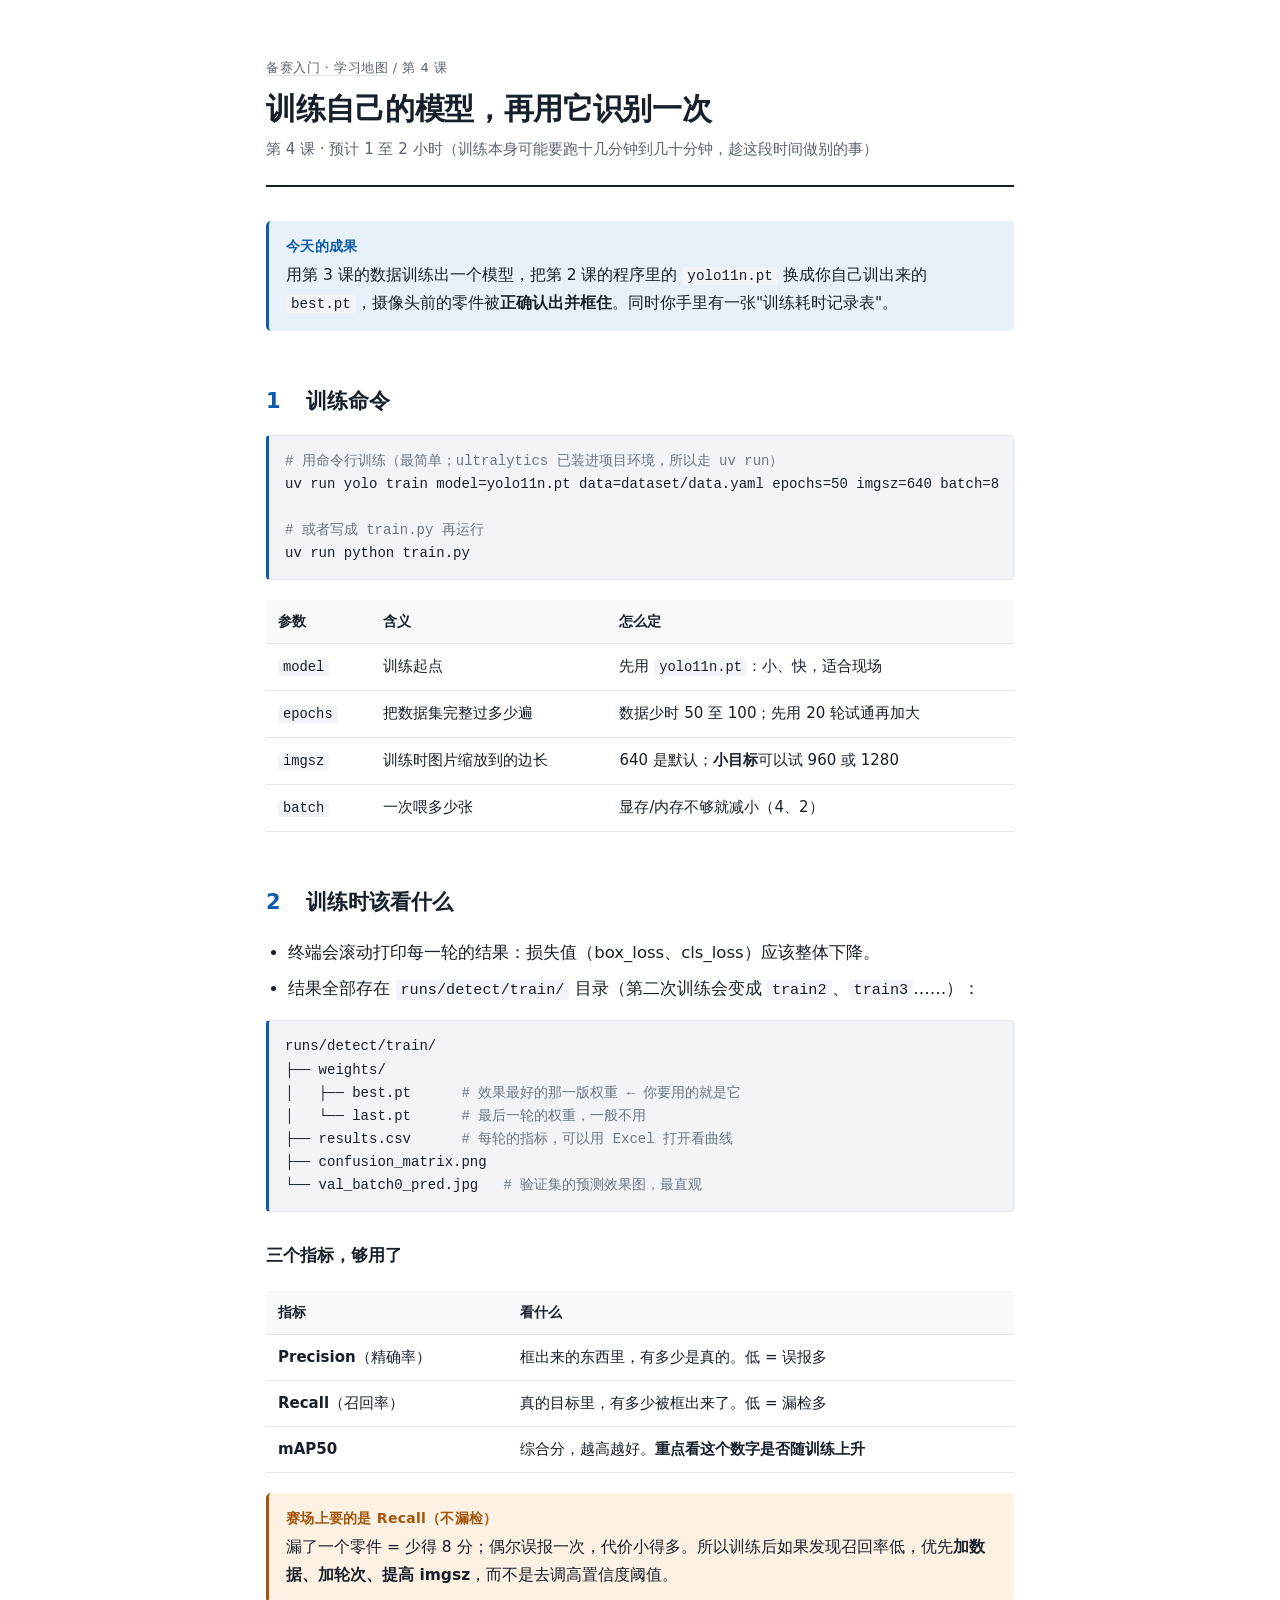
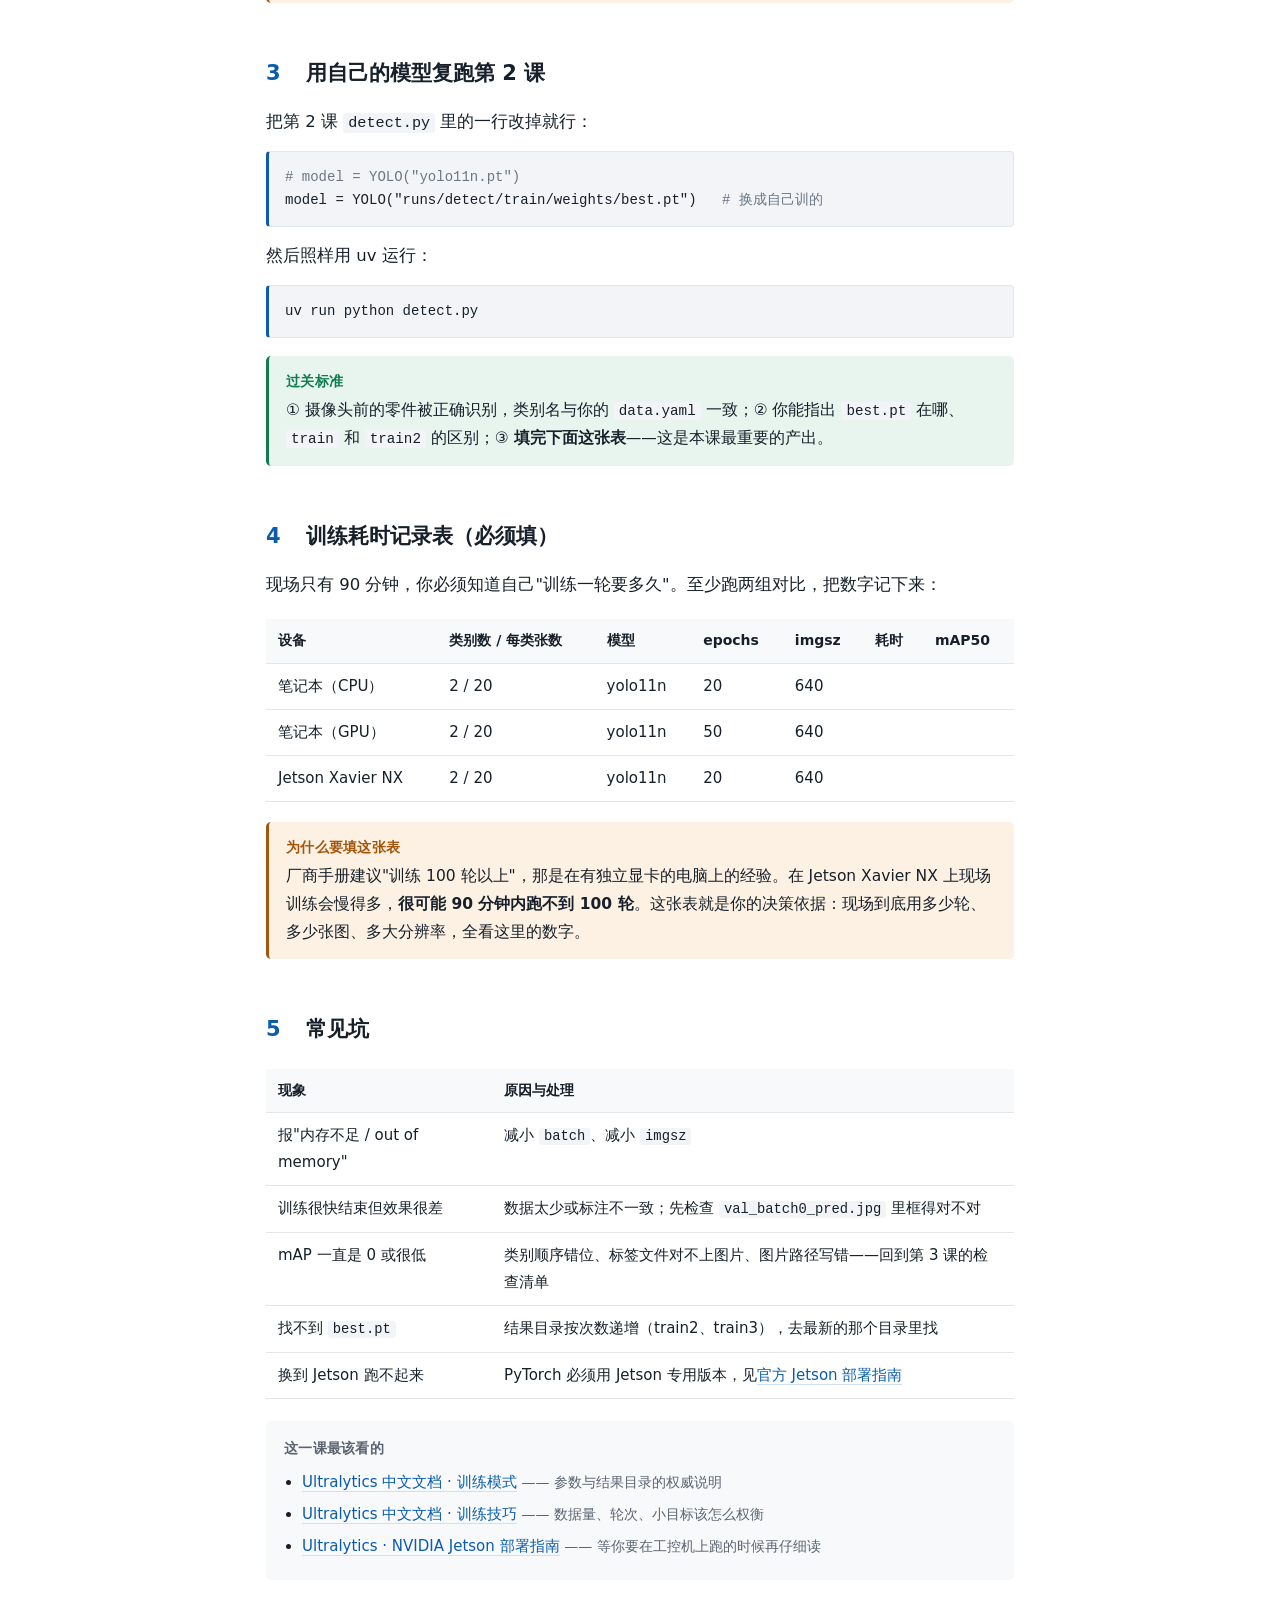
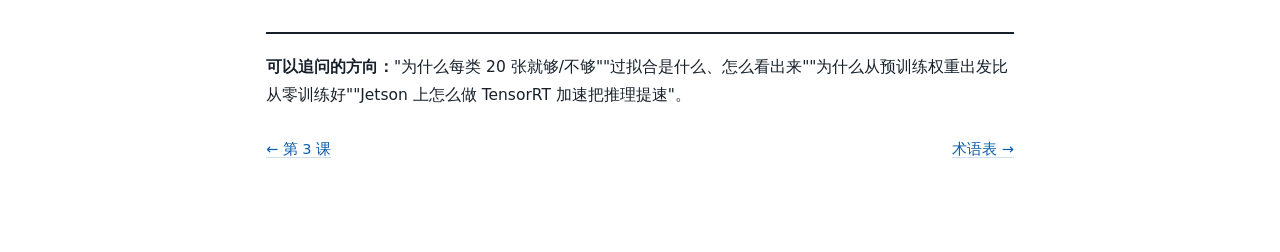
<file: 教学/lessons/0004-train-and-rerun.html>
<!DOCTYPE html>
<html lang="zh-CN">
<head>
<meta charset="UTF-8">
<meta name="viewport" content="width=device-width, initial-scale=1">
<title>第 4 课 · 训练自己的模型，再用它识别一次</title>
<link rel="stylesheet" href="../assets/lesson.css">
</head>
<body>

<div class="crumbs"><a href="../index.html">备赛入门 · 学习地图</a> / 第 4 课</div>
<h1>训练自己的模型，再用它识别一次</h1>
<p class="subtitle">第 4 课 · 预计 1 至 2 小时（训练本身可能要跑十几分钟到几十分钟，趁这段时间做别的事）</p>

<div class="box goal">
<span class="t">今天的成果</span>
用第 3 课的数据训练出一个模型，把第 2 课的程序里的 <code>yolo11n.pt</code> 换成你自己训出来的 <code>best.pt</code>，摄像头前的零件被<strong>正确认出并框住</strong>。同时你手里有一张"训练耗时记录表"。
</div>

<h2><span class="n">1</span>训练命令</h2>

<pre><code><span class="cmt"># 用命令行训练（最简单；ultralytics 已装进项目环境，所以走 uv run）</span>
uv run yolo train model=yolo11n.pt data=dataset/data.yaml epochs=50 imgsz=640 batch=8

<span class="cmt"># 或者写成 train.py 再运行</span>
uv run python train.py</code></pre>

<table>
<thead><tr><th>参数</th><th>含义</th><th>怎么定</th></tr></thead>
<tbody>
<tr><td><code>model</code></td><td>训练起点</td><td>先用 <code>yolo11n.pt</code>：小、快，适合现场</td></tr>
<tr><td><code>epochs</code></td><td>把数据集完整过多少遍</td><td>数据少时 50 至 100；先用 20 轮试通再加大</td></tr>
<tr><td><code>imgsz</code></td><td>训练时图片缩放到的边长</td><td>640 是默认；<strong>小目标</strong>可以试 960 或 1280</td></tr>
<tr><td><code>batch</code></td><td>一次喂多少张</td><td>显存/内存不够就减小（4、2）</td></tr>
</tbody>
</table>

<h2><span class="n">2</span>训练时该看什么</h2>

<ul>
<li>终端会滚动打印每一轮的结果：损失值（box_loss、cls_loss）应该整体下降。</li>
<li>结果全部存在 <code>runs/detect/train/</code> 目录（第二次训练会变成 <code>train2</code>、<code>train3</code>……）：</li>
</ul>

<pre><code>runs/detect/train/
├── weights/
│   ├── best.pt      <span class="cmt"># 效果最好的那一版权重 ← 你要用的就是它</span>
│   └── last.pt      <span class="cmt"># 最后一轮的权重，一般不用</span>
├── results.csv      <span class="cmt"># 每轮的指标，可以用 Excel 打开看曲线</span>
├── confusion_matrix.png
└── val_batch0_pred.jpg   <span class="cmt"># 验证集的预测效果图，最直观</span></code></pre>

<h3>三个指标，够用了</h3>
<table>
<thead><tr><th>指标</th><th>看什么</th></tr></thead>
<tbody>
<tr><td><strong>Precision</strong>（精确率）</td><td>框出来的东西里，有多少是真的。低 = 误报多</td></tr>
<tr><td><strong>Recall</strong>（召回率）</td><td>真的目标里，有多少被框出来了。低 = 漏检多</td></tr>
<tr><td><strong>mAP50</strong></td><td>综合分，越高越好。<strong>重点看这个数字是否随训练上升</strong></td></tr>
</tbody>
</table>

<div class="box warn">
<span class="t">赛场上要的是 Recall（不漏检）</span>
漏了一个零件 = 少得 8 分；偶尔误报一次，代价小得多。所以训练后如果发现召回率低，优先<strong>加数据、加轮次、提高 imgsz</strong>，而不是去调高置信度阈值。
</div>

<h2><span class="n">3</span>用自己的模型复跑第 2 课</h2>

<p>把第 2 课 <code>detect.py</code> 里的一行改掉就行：</p>

<pre><code><span class="cmt"># model = YOLO("yolo11n.pt")</span>
model = YOLO("runs/detect/train/weights/best.pt")   <span class="cmt"># 换成自己训的</span></code></pre>

<p>然后照样用 uv 运行：</p>
<pre><code>uv run python detect.py</code></pre>

<div class="box win">
<span class="t">过关标准</span>
① 摄像头前的零件被正确识别，类别名与你的 <code>data.yaml</code> 一致；② 你能指出 <code>best.pt</code> 在哪、<code>train</code> 和 <code>train2</code> 的区别；③ <strong>填完下面这张表</strong>——这是本课最重要的产出。
</div>

<h2><span class="n">4</span>训练耗时记录表（必须填）</h2>

<p>现场只有 90 分钟，你必须知道自己"训练一轮要多久"。至少跑两组对比，把数字记下来：</p>

<table>
<thead><tr><th>设备</th><th>类别数 / 每类张数</th><th>模型</th><th>epochs</th><th>imgsz</th><th>耗时</th><th>mAP50</th></tr></thead>
<tbody>
<tr><td>笔记本（CPU）</td><td>2 / 20</td><td>yolo11n</td><td>20</td><td>640</td><td>&nbsp;</td><td>&nbsp;</td></tr>
<tr><td>笔记本（GPU）</td><td>2 / 20</td><td>yolo11n</td><td>50</td><td>640</td><td>&nbsp;</td><td>&nbsp;</td></tr>
<tr><td>Jetson Xavier NX</td><td>2 / 20</td><td>yolo11n</td><td>20</td><td>640</td><td>&nbsp;</td><td>&nbsp;</td></tr>
</tbody>
</table>

<div class="box warn">
<span class="t">为什么要填这张表</span>
厂商手册建议"训练 100 轮以上"，那是在有独立显卡的电脑上的经验。在 Jetson Xavier NX 上现场训练会慢得多，<strong>很可能 90 分钟内跑不到 100 轮</strong>。这张表就是你的决策依据：现场到底用多少轮、多少张图、多大分辨率，全看这里的数字。
</div>

<h2><span class="n">5</span>常见坑</h2>

<table>
<thead><tr><th>现象</th><th>原因与处理</th></tr></thead>
<tbody>
<tr><td>报"内存不足 / out of memory"</td><td>减小 <code>batch</code>、减小 <code>imgsz</code></td></tr>
<tr><td>训练很快结束但效果很差</td><td>数据太少或标注不一致；先检查 <code>val_batch0_pred.jpg</code> 里框得对不对</td></tr>
<tr><td>mAP 一直是 0 或很低</td><td>类别顺序错位、标签文件对不上图片、图片路径写错——回到第 3 课的检查清单</td></tr>
<tr><td>找不到 <code>best.pt</code></td><td>结果目录按次数递增（train2、train3），去最新的那个目录里找</td></tr>
<tr><td>换到 Jetson 跑不起来</td><td>PyTorch 必须用 Jetson 专用版本，见<a href="https://docs.ultralytics.com/guides/nvidia-jetson/" target="_blank" rel="noopener">官方 Jetson 部署指南</a></td></tr>
</tbody>
</table>

<div class="res">
<div class="h">这一课最该看的</div>
<ul>
<li><a href="https://docs.ultralytics.com/zh/modes/train/" target="_blank" rel="noopener">Ultralytics 中文文档 · 训练模式</a> <span class="why">—— 参数与结果目录的权威说明</span></li>
<li><a href="https://docs.ultralytics.com/zh/guides/model-training-tips/" target="_blank" rel="noopener">Ultralytics 中文文档 · 训练技巧</a> <span class="why">—— 数据量、轮次、小目标该怎么权衡</span></li>
<li><a href="https://docs.ultralytics.com/guides/nvidia-jetson/" target="_blank" rel="noopener">Ultralytics · NVIDIA Jetson 部署指南</a> <span class="why">—— 等你要在工控机上跑的时候再仔细读</span></li>
</ul>
</div>

<div class="ask">
<strong>可以追问的方向：</strong>"为什么每类 20 张就够/不够""过拟合是什么、怎么看出来""为什么从预训练权重出发比从零训练好""Jetson 上怎么做 TensorRT 加速把推理提速"。
</div>

<div class="pager">
<span><a href="0003-labeling-and-dataset.html">← 第 3 课</a></span>
<span><a href="../reference/glossary.html">术语表 →</a></span>
</div>

</body>
</html>
</file>
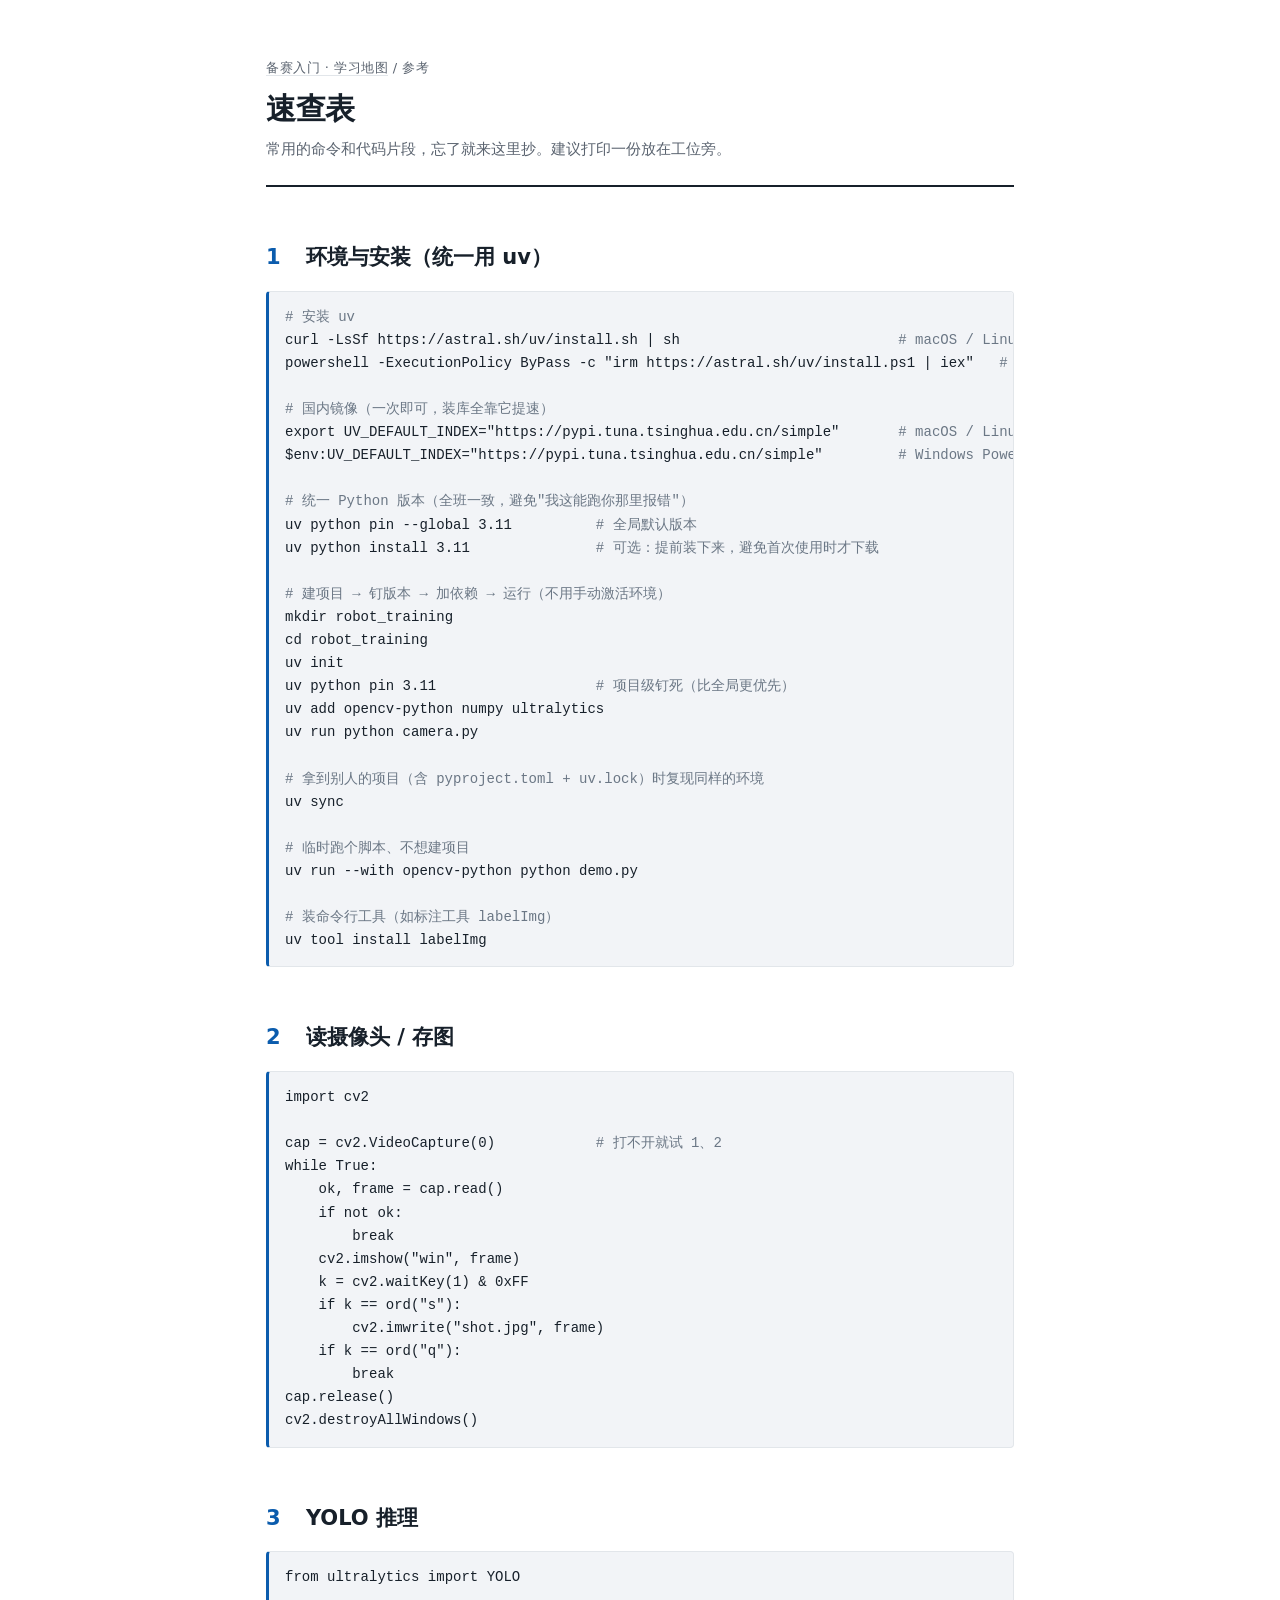
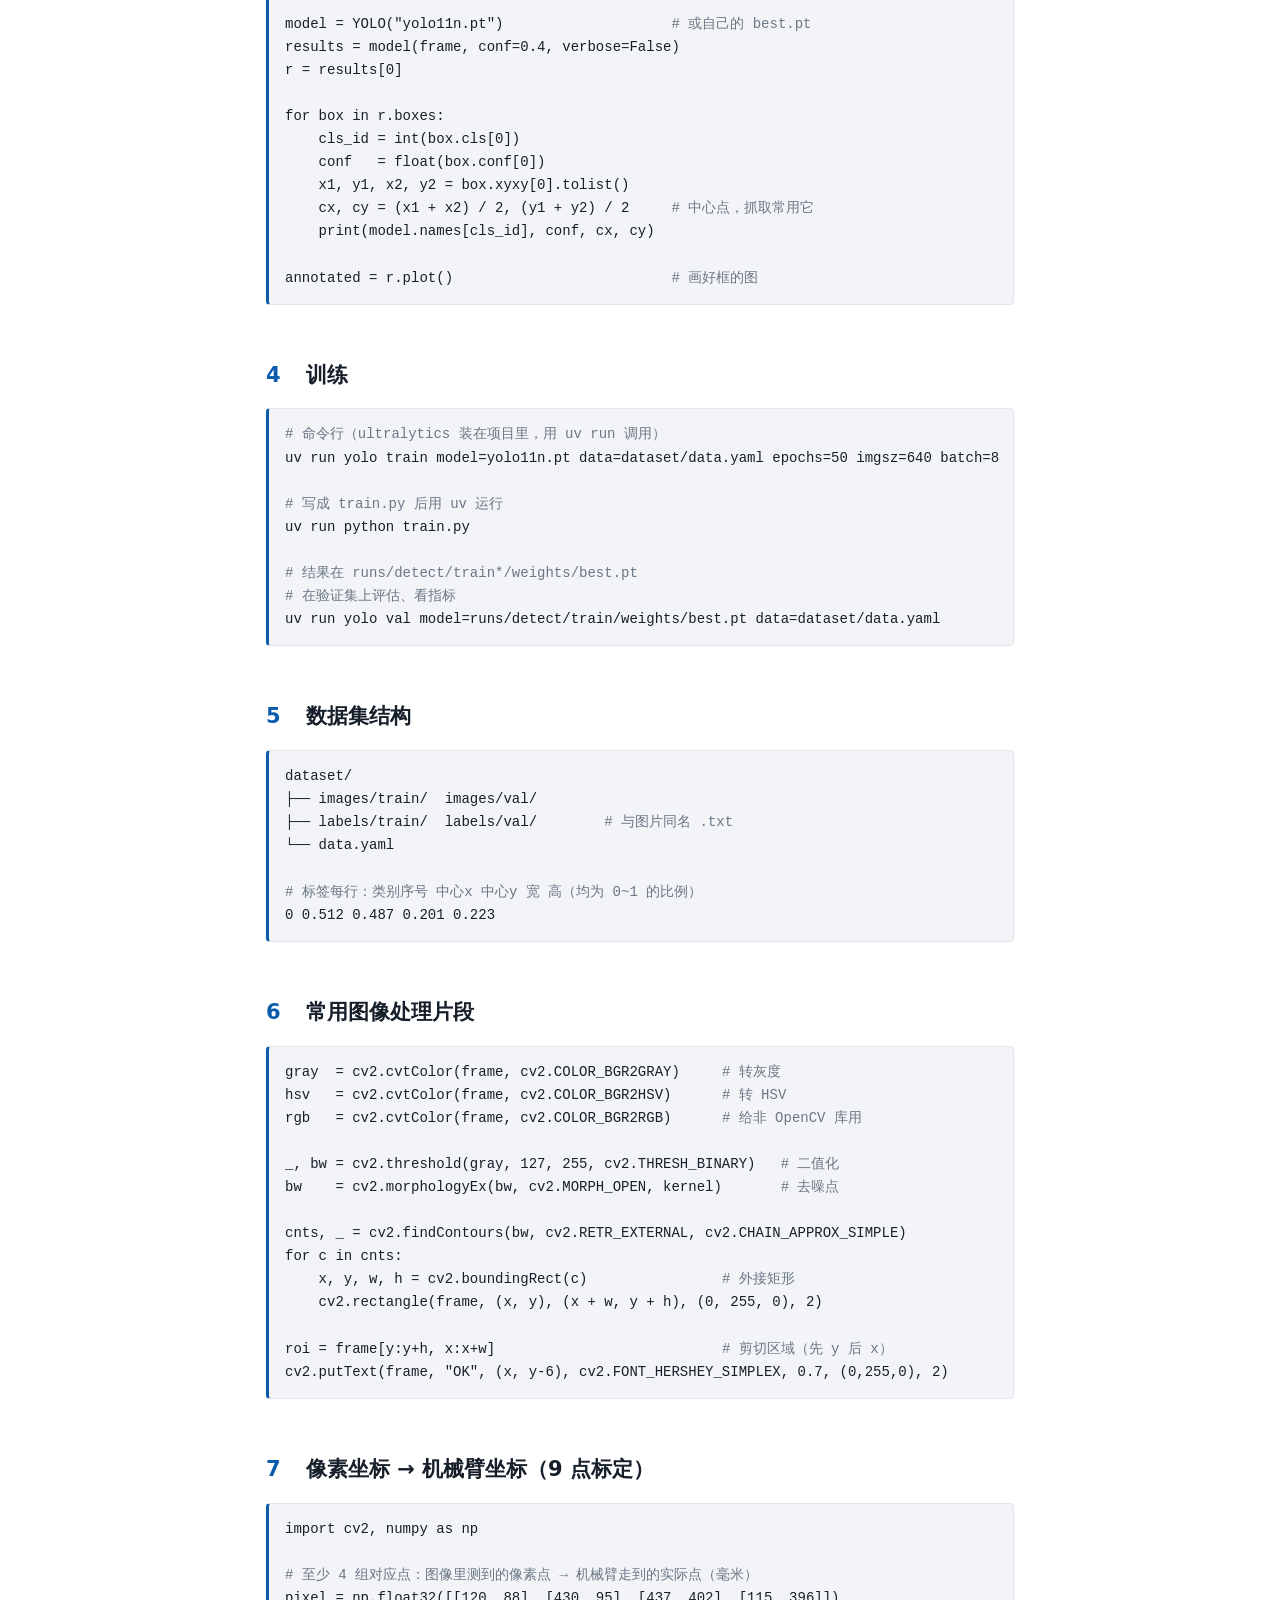
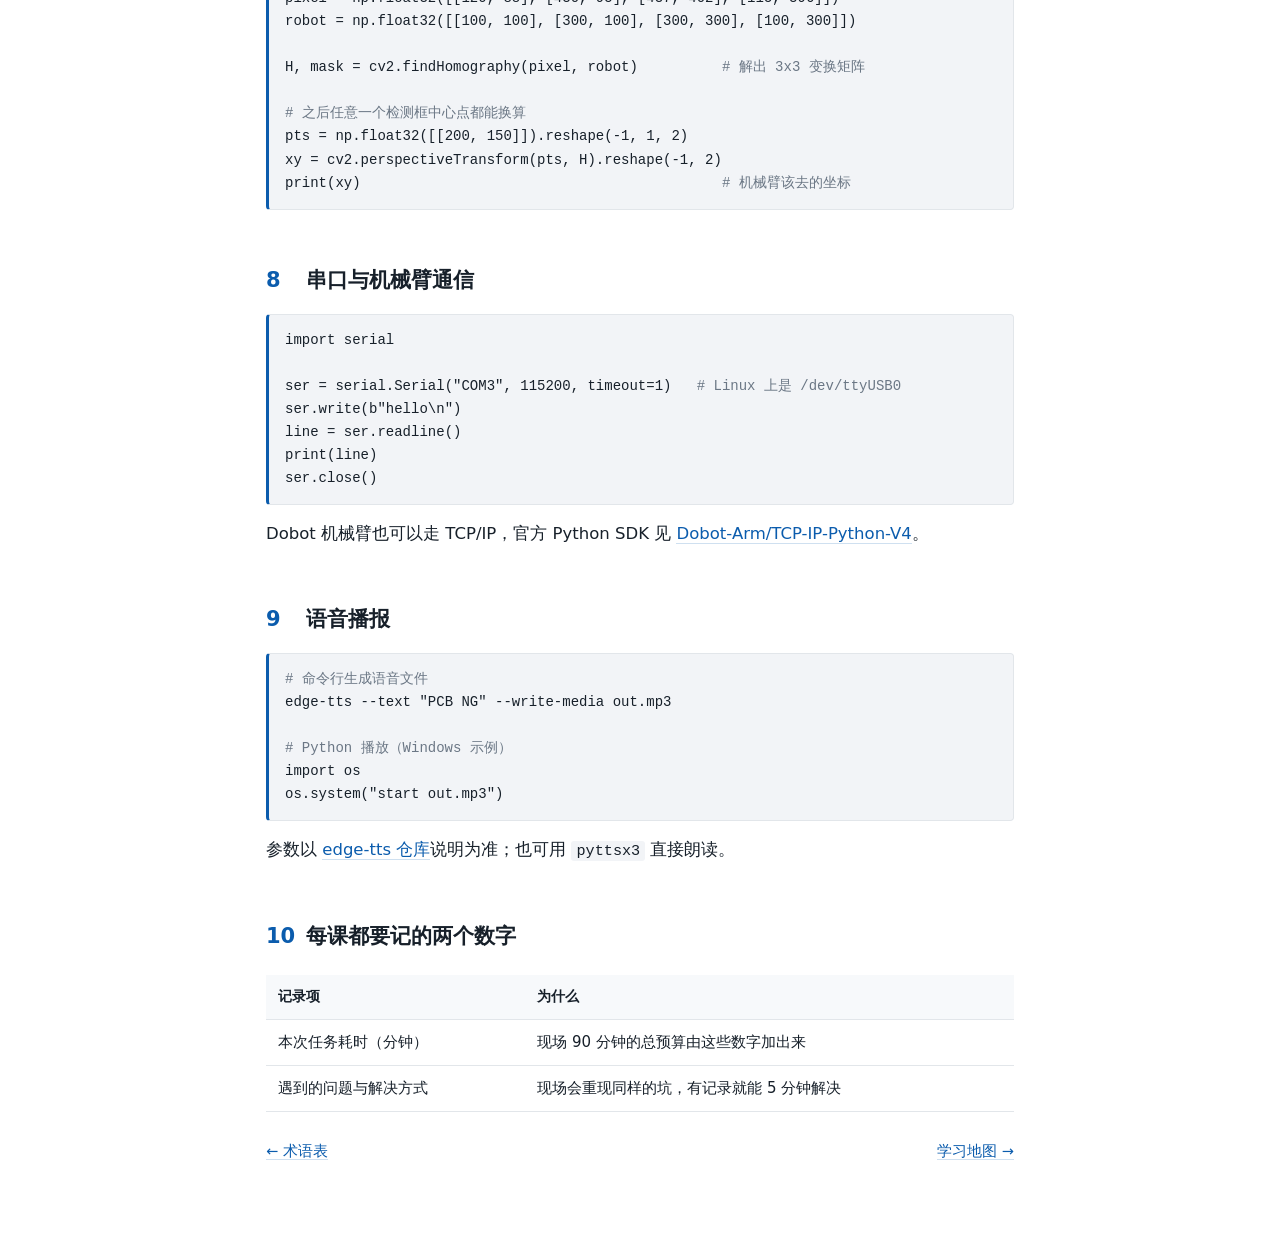
<file: 教学/reference/cheatsheet.html>
<!DOCTYPE html>
<html lang="zh-CN">
<head>
<meta charset="UTF-8">
<meta name="viewport" content="width=device-width, initial-scale=1">
<title>速查表 · 备赛入门</title>
<link rel="stylesheet" href="../assets/lesson.css">
</head>
<body>

<div class="crumbs"><a href="../index.html">备赛入门 · 学习地图</a> / 参考</div>
<h1>速查表</h1>
<p class="subtitle">常用的命令和代码片段，忘了就来这里抄。建议打印一份放在工位旁。</p>

<h2><span class="n">1</span>环境与安装（统一用 uv）</h2>
<pre><code><span class="cmt"># 安装 uv</span>
curl -LsSf https://astral.sh/uv/install.sh | sh                          <span class="cmt"># macOS / Linux</span>
powershell -ExecutionPolicy ByPass -c "irm https://astral.sh/uv/install.ps1 | iex"   <span class="cmt"># Windows</span>

<span class="cmt"># 国内镜像（一次即可，装库全靠它提速）</span>
export UV_DEFAULT_INDEX="https://pypi.tuna.tsinghua.edu.cn/simple"       <span class="cmt"># macOS / Linux</span>
$env:UV_DEFAULT_INDEX="https://pypi.tuna.tsinghua.edu.cn/simple"         <span class="cmt"># Windows PowerShell</span>

<span class="cmt"># 统一 Python 版本（全班一致，避免"我这能跑你那里报错"）</span>
uv python pin --global 3.11          <span class="cmt"># 全局默认版本</span>
uv python install 3.11               <span class="cmt"># 可选：提前装下来，避免首次使用时才下载</span>

<span class="cmt"># 建项目 → 钉版本 → 加依赖 → 运行（不用手动激活环境）</span>
mkdir robot_training
cd robot_training
uv init
uv python pin 3.11                   <span class="cmt"># 项目级钉死（比全局更优先）</span>
uv add opencv-python numpy ultralytics
uv run python camera.py

<span class="cmt"># 拿到别人的项目（含 pyproject.toml + uv.lock）时复现同样的环境</span>
uv sync

<span class="cmt"># 临时跑个脚本、不想建项目</span>
uv run --with opencv-python python demo.py

<span class="cmt"># 装命令行工具（如标注工具 labelImg）</span>
uv tool install labelImg</code></pre>

<h2><span class="n">2</span>读摄像头 / 存图</h2>
<pre><code>import cv2

cap = cv2.VideoCapture(0)            <span class="cmt"># 打不开就试 1、2</span>
while True:
    ok, frame = cap.read()
    if not ok:
        break
    cv2.imshow("win", frame)
    k = cv2.waitKey(1) &amp; 0xFF
    if k == ord("s"):
        cv2.imwrite("shot.jpg", frame)
    if k == ord("q"):
        break
cap.release()
cv2.destroyAllWindows()</code></pre>

<h2><span class="n">3</span>YOLO 推理</h2>
<pre><code>from ultralytics import YOLO

model = YOLO("yolo11n.pt")                    <span class="cmt"># 或自己的 best.pt</span>
results = model(frame, conf=0.4, verbose=False)
r = results[0]

for box in r.boxes:
    cls_id = int(box.cls[0])
    conf   = float(box.conf[0])
    x1, y1, x2, y2 = box.xyxy[0].tolist()
    cx, cy = (x1 + x2) / 2, (y1 + y2) / 2     <span class="cmt"># 中心点，抓取常用它</span>
    print(model.names[cls_id], conf, cx, cy)

annotated = r.plot()                          <span class="cmt"># 画好框的图</span></code></pre>

<h2><span class="n">4</span>训练</h2>
<pre><code><span class="cmt"># 命令行（ultralytics 装在项目里，用 uv run 调用）</span>
uv run yolo train model=yolo11n.pt data=dataset/data.yaml epochs=50 imgsz=640 batch=8

<span class="cmt"># 写成 train.py 后用 uv 运行</span>
uv run python train.py

<span class="cmt"># 结果在 runs/detect/train*/weights/best.pt</span>
<span class="cmt"># 在验证集上评估、看指标</span>
uv run yolo val model=runs/detect/train/weights/best.pt data=dataset/data.yaml</code></pre>

<h2><span class="n">5</span>数据集结构</h2>
<pre><code>dataset/
├── images/train/  images/val/
├── labels/train/  labels/val/        <span class="cmt"># 与图片同名 .txt</span>
└── data.yaml

<span class="cmt"># 标签每行：类别序号 中心x 中心y 宽 高（均为 0~1 的比例）</span>
0 0.512 0.487 0.201 0.223</code></pre>

<h2><span class="n">6</span>常用图像处理片段</h2>
<pre><code>gray  = cv2.cvtColor(frame, cv2.COLOR_BGR2GRAY)     <span class="cmt"># 转灰度</span>
hsv   = cv2.cvtColor(frame, cv2.COLOR_BGR2HSV)      <span class="cmt"># 转 HSV</span>
rgb   = cv2.cvtColor(frame, cv2.COLOR_BGR2RGB)      <span class="cmt"># 给非 OpenCV 库用</span>

_, bw = cv2.threshold(gray, 127, 255, cv2.THRESH_BINARY)   <span class="cmt"># 二值化</span>
bw    = cv2.morphologyEx(bw, cv2.MORPH_OPEN, kernel)       <span class="cmt"># 去噪点</span>

cnts, _ = cv2.findContours(bw, cv2.RETR_EXTERNAL, cv2.CHAIN_APPROX_SIMPLE)
for c in cnts:
    x, y, w, h = cv2.boundingRect(c)                <span class="cmt"># 外接矩形</span>
    cv2.rectangle(frame, (x, y), (x + w, y + h), (0, 255, 0), 2)

roi = frame[y:y+h, x:x+w]                           <span class="cmt"># 剪切区域（先 y 后 x）</span>
cv2.putText(frame, "OK", (x, y-6), cv2.FONT_HERSHEY_SIMPLEX, 0.7, (0,255,0), 2)</code></pre>

<h2><span class="n">7</span>像素坐标 → 机械臂坐标（9 点标定）</h2>
<pre><code>import cv2, numpy as np

<span class="cmt"># 至少 4 组对应点：图像里测到的像素点 → 机械臂走到的实际点（毫米）</span>
pixel = np.float32([[120, 88], [430, 95], [437, 402], [115, 396]])
robot = np.float32([[100, 100], [300, 100], [300, 300], [100, 300]])

H, mask = cv2.findHomography(pixel, robot)          <span class="cmt"># 解出 3x3 变换矩阵</span>

<span class="cmt"># 之后任意一个检测框中心点都能换算</span>
pts = np.float32([[200, 150]]).reshape(-1, 1, 2)
xy = cv2.perspectiveTransform(pts, H).reshape(-1, 2)
print(xy)                                           <span class="cmt"># 机械臂该去的坐标</span></code></pre>

<h2><span class="n">8</span>串口与机械臂通信</h2>
<pre><code>import serial

ser = serial.Serial("COM3", 115200, timeout=1)   <span class="cmt"># Linux 上是 /dev/ttyUSB0</span>
ser.write(b"hello\n")
line = ser.readline()
print(line)
ser.close()</code></pre>
<p class="why">Dobot 机械臂也可以走 TCP/IP，官方 Python SDK 见 <a href="https://github.com/Dobot-Arm/TCP-IP-Python-V4" target="_blank" rel="noopener">Dobot-Arm/TCP-IP-Python-V4</a>。</p>

<h2><span class="n">9</span>语音播报</h2>
<pre><code><span class="cmt"># 命令行生成语音文件</span>
edge-tts --text "PCB NG" --write-media out.mp3

<span class="cmt"># Python 播放（Windows 示例）</span>
import os
os.system("start out.mp3")</code></pre>
<p class="why">参数以 <a href="https://github.com/rany2/edge-tts" target="_blank" rel="noopener">edge-tts 仓库</a>说明为准；也可用 <code>pyttsx3</code> 直接朗读。</p>

<h2><span class="n">10</span>每课都要记的两个数字</h2>
<table>
<thead><tr><th>记录项</th><th>为什么</th></tr></thead>
<tbody>
<tr><td>本次任务耗时（分钟）</td><td>现场 90 分钟的总预算由这些数字加出来</td></tr>
<tr><td>遇到的问题与解决方式</td><td>现场会重现同样的坑，有记录就能 5 分钟解决</td></tr>
</tbody>
</table>

<div class="pager">
<span><a href="glossary.html">← 术语表</a></span>
<span><a href="../index.html">学习地图 →</a></span>
</div>

</body>
</html>
</file>
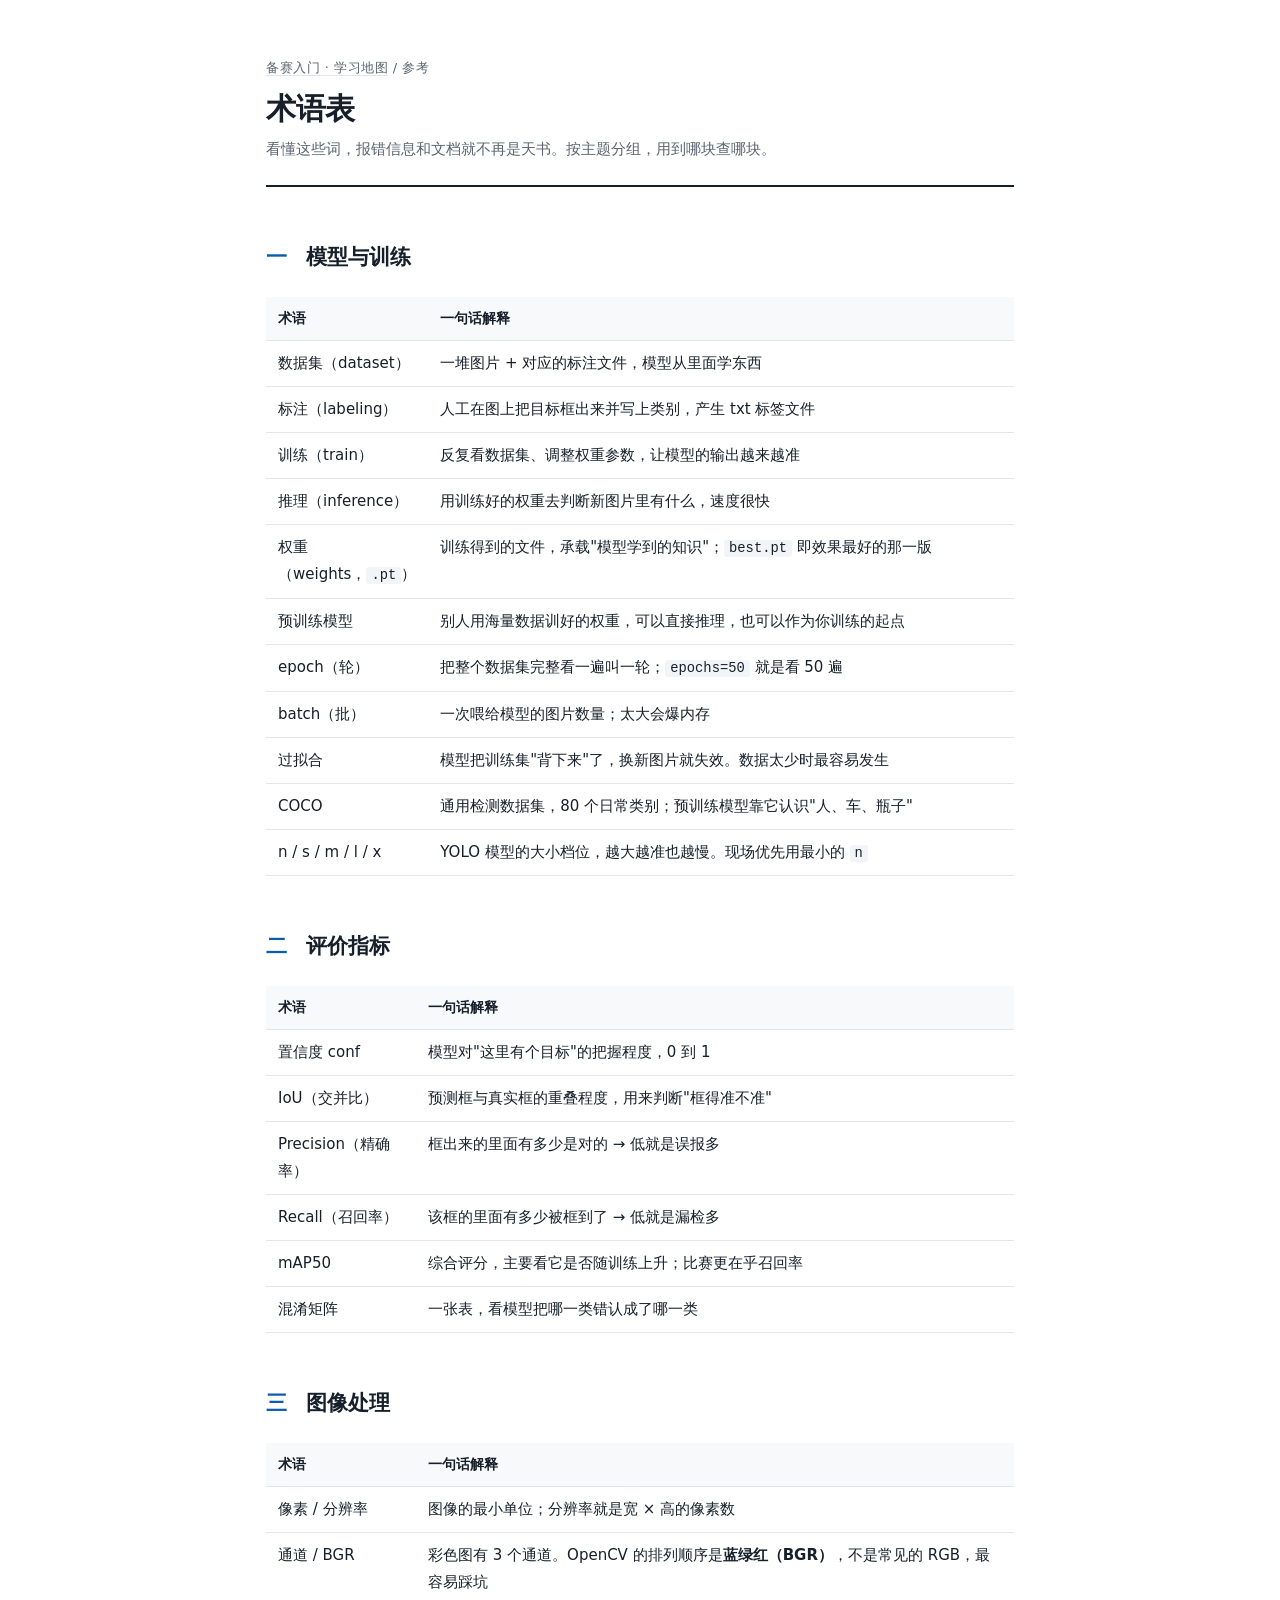
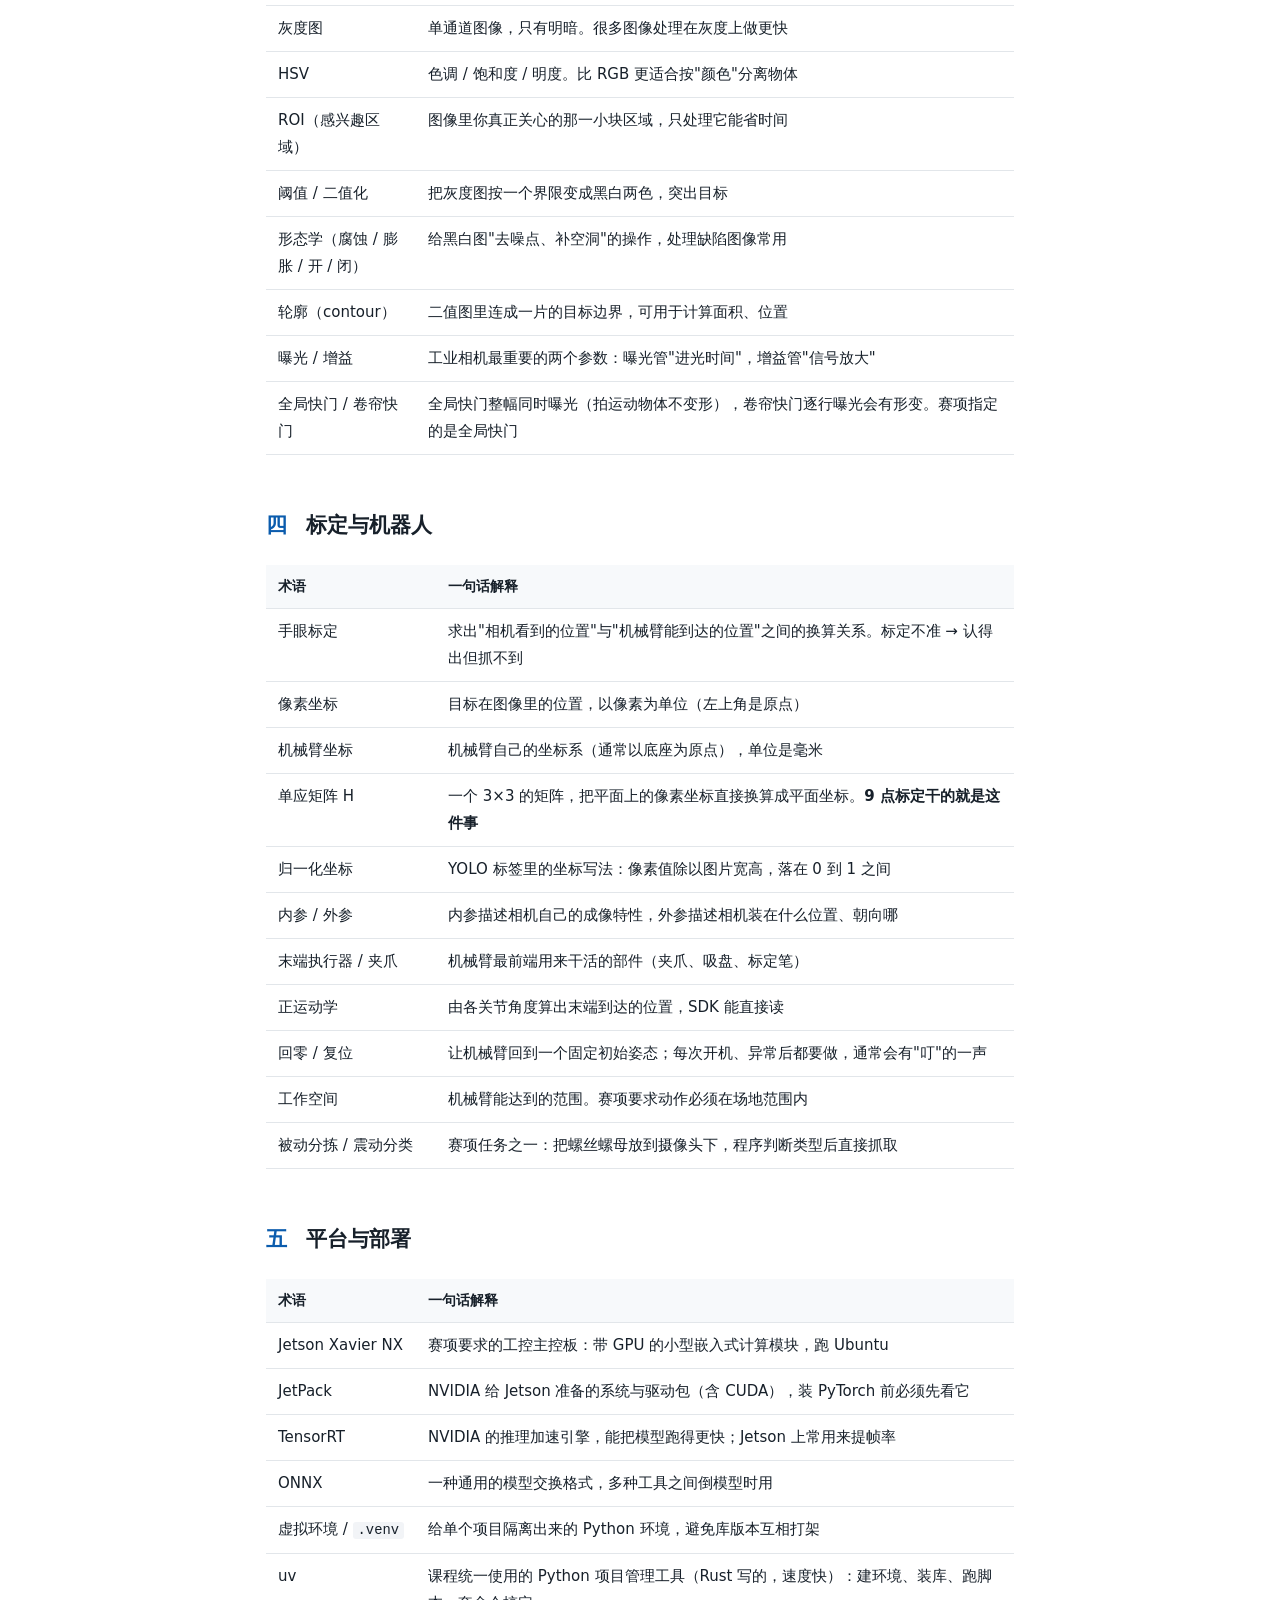
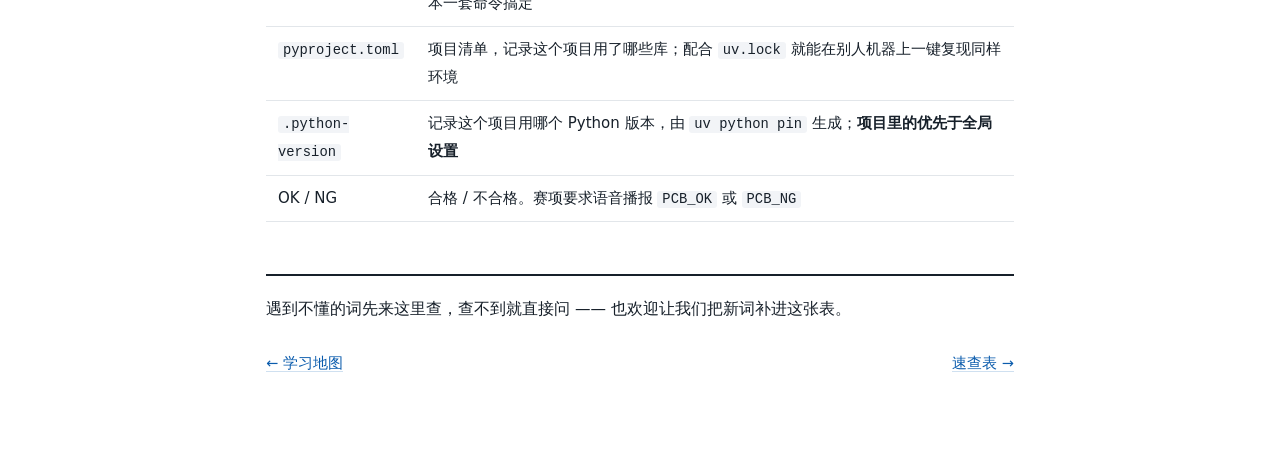
<file: 教学/reference/glossary.html>
<!DOCTYPE html>
<html lang="zh-CN">
<head>
<meta charset="UTF-8">
<meta name="viewport" content="width=device-width, initial-scale=1">
<title>术语表 · 备赛入门</title>
<link rel="stylesheet" href="../assets/lesson.css">
</head>
<body>

<div class="crumbs"><a href="../index.html">备赛入门 · 学习地图</a> / 参考</div>
<h1>术语表</h1>
<p class="subtitle">看懂这些词，报错信息和文档就不再是天书。按主题分组，用到哪块查哪块。</p>

<h2><span class="n">一</span>模型与训练</h2>
<table>
<thead><tr><th style="width:150px">术语</th><th>一句话解释</th></tr></thead>
<tbody>
<tr><td>数据集（dataset）</td><td>一堆图片 + 对应的标注文件，模型从里面学东西</td></tr>
<tr><td>标注（labeling）</td><td>人工在图上把目标框出来并写上类别，产生 txt 标签文件</td></tr>
<tr><td>训练（train）</td><td>反复看数据集、调整权重参数，让模型的输出越来越准</td></tr>
<tr><td>推理（inference）</td><td>用训练好的权重去判断新图片里有什么，速度很快</td></tr>
<tr><td>权重（weights，<code>.pt</code>）</td><td>训练得到的文件，承载"模型学到的知识"；<code>best.pt</code> 即效果最好的那一版</td></tr>
<tr><td>预训练模型</td><td>别人用海量数据训好的权重，可以直接推理，也可以作为你训练的起点</td></tr>
<tr><td>epoch（轮）</td><td>把整个数据集完整看一遍叫一轮；<code>epochs=50</code> 就是看 50 遍</td></tr>
<tr><td>batch（批）</td><td>一次喂给模型的图片数量；太大会爆内存</td></tr>
<tr><td>过拟合</td><td>模型把训练集"背下来"了，换新图片就失效。数据太少时最容易发生</td></tr>
<tr><td>COCO</td><td>通用检测数据集，80 个日常类别；预训练模型靠它认识"人、车、瓶子"</td></tr>
<tr><td>n / s / m / l / x</td><td>YOLO 模型的大小档位，越大越准也越慢。现场优先用最小的 <code>n</code></td></tr>
</tbody>
</table>

<h2><span class="n">二</span>评价指标</h2>
<table>
<thead><tr><th style="width:150px">术语</th><th>一句话解释</th></tr></thead>
<tbody>
<tr><td>置信度 conf</td><td>模型对"这里有个目标"的把握程度，0 到 1</td></tr>
<tr><td>IoU（交并比）</td><td>预测框与真实框的重叠程度，用来判断"框得准不准"</td></tr>
<tr><td>Precision（精确率）</td><td>框出来的里面有多少是对的 → 低就是误报多</td></tr>
<tr><td>Recall（召回率）</td><td>该框的里面有多少被框到了 → 低就是漏检多</td></tr>
<tr><td>mAP50</td><td>综合评分，主要看它是否随训练上升；比赛更在乎召回率</td></tr>
<tr><td>混淆矩阵</td><td>一张表，看模型把哪一类错认成了哪一类</td></tr>
</tbody>
</table>

<h2><span class="n">三</span>图像处理</h2>
<table>
<thead><tr><th style="width:150px">术语</th><th>一句话解释</th></tr></thead>
<tbody>
<tr><td>像素 / 分辨率</td><td>图像的最小单位；分辨率就是宽 × 高的像素数</td></tr>
<tr><td>通道 / BGR</td><td>彩色图有 3 个通道。OpenCV 的排列顺序是<strong>蓝绿红（BGR）</strong>，不是常见的 RGB，最容易踩坑</td></tr>
<tr><td>灰度图</td><td>单通道图像，只有明暗。很多图像处理在灰度上做更快</td></tr>
<tr><td>HSV</td><td>色调 / 饱和度 / 明度。比 RGB 更适合按"颜色"分离物体</td></tr>
<tr><td>ROI（感兴趣区域）</td><td>图像里你真正关心的那一小块区域，只处理它能省时间</td></tr>
<tr><td>阈值 / 二值化</td><td>把灰度图按一个界限变成黑白两色，突出目标</td></tr>
<tr><td>形态学（腐蚀 / 膨胀 / 开 / 闭）</td><td>给黑白图"去噪点、补空洞"的操作，处理缺陷图像常用</td></tr>
<tr><td>轮廓（contour）</td><td>二值图里连成一片的目标边界，可用于计算面积、位置</td></tr>
<tr><td>曝光 / 增益</td><td>工业相机最重要的两个参数：曝光管"进光时间"，增益管"信号放大"</td></tr>
<tr><td>全局快门 / 卷帘快门</td><td>全局快门整幅同时曝光（拍运动物体不变形），卷帘快门逐行曝光会有形变。赛项指定的是全局快门</td></tr>
</tbody>
</table>

<h2><span class="n">四</span>标定与机器人</h2>
<table>
<thead><tr><th style="width:170px">术语</th><th>一句话解释</th></tr></thead>
<tbody>
<tr><td>手眼标定</td><td>求出"相机看到的位置"与"机械臂能到达的位置"之间的换算关系。标定不准 → 认得出但抓不到</td></tr>
<tr><td>像素坐标</td><td>目标在图像里的位置，以像素为单位（左上角是原点）</td></tr>
<tr><td>机械臂坐标</td><td>机械臂自己的坐标系（通常以底座为原点），单位是毫米</td></tr>
<tr><td>单应矩阵 H</td><td>一个 3×3 的矩阵，把平面上的像素坐标直接换算成平面坐标。<strong>9 点标定干的就是这件事</strong></td></tr>
<tr><td>归一化坐标</td><td>YOLO 标签里的坐标写法：像素值除以图片宽高，落在 0 到 1 之间</td></tr>
<tr><td>内参 / 外参</td><td>内参描述相机自己的成像特性，外参描述相机装在什么位置、朝向哪</td></tr>
<tr><td>末端执行器 / 夹爪</td><td>机械臂最前端用来干活的部件（夹爪、吸盘、标定笔）</td></tr>
<tr><td>正运动学</td><td>由各关节角度算出末端到达的位置，SDK 能直接读</td></tr>
<tr><td>回零 / 复位</td><td>让机械臂回到一个固定初始姿态；每次开机、异常后都要做，通常会有"叮"的一声</td></tr>
<tr><td>工作空间</td><td>机械臂能达到的范围。赛项要求动作必须在场地范围内</td></tr>
<tr><td>被动分拣 / 震动分类</td><td>赛项任务之一：把螺丝螺母放到摄像头下，程序判断类型后直接抓取</td></tr>
</tbody>
</table>

<h2><span class="n">五</span>平台与部署</h2>
<table>
<thead><tr><th style="width:150px">术语</th><th>一句话解释</th></tr></thead>
<tbody>
<tr><td>Jetson Xavier NX</td><td>赛项要求的工控主控板：带 GPU 的小型嵌入式计算模块，跑 Ubuntu</td></tr>
<tr><td>JetPack</td><td>NVIDIA 给 Jetson 准备的系统与驱动包（含 CUDA），装 PyTorch 前必须先看它</td></tr>
<tr><td>TensorRT</td><td>NVIDIA 的推理加速引擎，能把模型跑得更快；Jetson 上常用来提帧率</td></tr>
<tr><td>ONNX</td><td>一种通用的模型交换格式，多种工具之间倒模型时用</td></tr>
<tr><td>虚拟环境 / <code>.venv</code></td><td>给单个项目隔离出来的 Python 环境，避免库版本互相打架</td></tr>
<tr><td>uv</td><td>课程统一使用的 Python 项目管理工具（Rust 写的，速度快）：建环境、装库、跑脚本一套命令搞定</td></tr>
<tr><td><code>pyproject.toml</code></td><td>项目清单，记录这个项目用了哪些库；配合 <code>uv.lock</code> 就能在别人机器上一键复现同样环境</td></tr>
<tr><td><code>.python-version</code></td><td>记录这个项目用哪个 Python 版本，由 <code>uv python pin</code> 生成；<strong>项目里的优先于全局设置</strong></td></tr>
<tr><td>OK / NG</td><td>合格 / 不合格。赛项要求语音播报 <code>PCB_OK</code> 或 <code>PCB_NG</code></td></tr>
</tbody>
</table>

<div class="ask">
遇到不懂的词先来这里查，查不到就直接问 —— 也欢迎让我们把新词补进这张表。
</div>

<div class="pager">
<span><a href="../index.html">← 学习地图</a></span>
<span><a href="cheatsheet.html">速查表 →</a></span>
</div>

</body>
</html>
</file>
<file: 教学/assets/lesson.css>
/* 备赛入门课程 · 共享样式
   所有 lesson / reference 页面都链接本文件，不要内联重复样式。 */

:root {
  --ink: #17202a;
  --muted: #5b6470;
  --line: #e2e6ea;
  --card: #f7f9fb;
  --accent: #0b5cad;
  --accent-soft: #e8f1fa;
  --ok: #0f7b4f;
  --ok-soft: #e7f5ee;
  --warn: #a4550a;
  --warn-soft: #fdf1e3;
  --code-bg: #f2f4f7;
}

* { box-sizing: border-box; }

body {
  max-width: 800px;
  margin: 0 auto;
  padding: 56px 26px 96px;
  color: var(--ink);
  background: #fff;
  font-family: "PingFang SC", "Microsoft YaHei", "Hiragino Sans GB", "Source Han Sans SC", system-ui, sans-serif;
  font-size: 16.5px;
  line-height: 1.8;
  -webkit-font-smoothing: antialiased;
}

/* ---------- 页眉 ---------- */
.crumbs {
  font-size: 13px;
  color: var(--muted);
  letter-spacing: .04em;
  margin-bottom: 10px;
}
.crumbs a { color: var(--muted); text-decoration: none; border-bottom: 1px solid var(--line); }
.crumbs a:hover { color: var(--accent); border-color: var(--accent); }

h1 {
  font-size: 30px;
  line-height: 1.35;
  margin: 0 0 6px;
  letter-spacing: -.01em;
}
.subtitle {
  color: var(--muted);
  font-size: 15px;
  margin: 0 0 34px;
  padding-bottom: 22px;
  border-bottom: 2px solid var(--ink);
}

h2 {
  font-size: 21px;
  margin: 46px 0 14px;
  padding-top: 6px;
}
h2 .n {
  display: inline-block;
  min-width: 1.9em;
  padding-right: .35em;
  color: var(--accent);
  font-variant-numeric: tabular-nums;
}
h3 { font-size: 17px; margin: 28px 0 8px; }
p { margin: 12px 0; }
strong { font-weight: 600; }
a { color: var(--accent); text-decoration: none; border-bottom: 1px solid #cfe0f0; }
a:hover { border-color: var(--accent); }

ul, ol { padding-left: 1.35em; }
li { margin: 6px 0; }

/* ---------- 代码 ---------- */
pre {
  background: var(--code-bg);
  border: 1px solid var(--line);
  border-left: 3px solid var(--accent);
  border-radius: 4px;
  padding: 14px 16px;
  overflow-x: auto;
  font-size: 14px;
  line-height: 1.65;
  font-family: "Cascadia Mono", Consolas, "SF Mono", Menlo, monospace;
}
code {
  font-family: "Cascadia Mono", Consolas, "SF Mono", Menlo, monospace;
  font-size: .92em;
  background: var(--code-bg);
  padding: 1px 5px;
  border-radius: 3px;
}
pre code { background: none; padding: 0; font-size: inherit; }
.cmt { color: #6b7785; }

/* ---------- 提示框 ---------- */
.box {
  border-radius: 5px;
  padding: 13px 17px;
  margin: 18px 0;
  font-size: 15.5px;
  border-left: 3px solid var(--muted);
  background: var(--card);
}
.box .t { display: block; font-weight: 600; margin-bottom: 3px; font-size: 14px; letter-spacing: .02em; }
.box.goal { border-color: var(--accent); background: var(--accent-soft); }
.box.goal .t { color: var(--accent); }
.box.warn { border-color: var(--warn); background: var(--warn-soft); }
.box.warn .t { color: var(--warn); }
.box.win { border-color: var(--ok); background: var(--ok-soft); }
.box.win .t { color: var(--ok); }

/* ---------- 表格 ---------- */
table {
  width: 100%;
  border-collapse: collapse;
  margin: 20px 0;
  font-size: 15px;
}
th, td {
  text-align: left;
  padding: 9px 12px;
  border-bottom: 1px solid var(--line);
  vertical-align: top;
}
th { background: var(--card); font-weight: 600; font-size: 14px; }
tbody tr:last-child td { border-bottom: 1px solid var(--line); }

/* ---------- 任务/清单 ---------- */
.task {
  border: 1px solid var(--line);
  border-radius: 5px;
  padding: 16px 18px;
  margin: 20px 0;
}
.task > .h { font-weight: 600; margin-bottom: 8px; }
.task ol { margin: 6px 0 0; }

/* ---------- 资源区 ---------- */
.res {
  margin: 22px 0;
  padding: 15px 18px;
  background: var(--card);
  border-radius: 5px;
  font-size: 15px;
}
.res .h { font-weight: 600; font-size: 14px; letter-spacing: .02em; color: var(--muted); margin-bottom: 8px; }
.res ul { margin: 0; padding-left: 1.2em; }
.res li { margin: 5px 0; }
.res .why { color: var(--muted); font-size: 14px; }

/* ---------- 底部 ---------- */
.ask {
  margin-top: 52px;
  padding-top: 20px;
  border-top: 2px solid var(--ink);
  font-size: 15.5px;
}
.pager {
  margin-top: 26px;
  display: flex;
  justify-content: space-between;
  font-size: 14.5px;
  color: var(--muted);
}

/* ---------- 打印 ---------- */
@media print {
  body { padding: 0 12px; font-size: 12pt; max-width: none; }
  h1 { font-size: 20pt; }
  h2 { font-size: 15pt; page-break-after: avoid; }
  pre, .box, .task, .res, table { page-break-inside: avoid; }
  a { color: var(--ink); border: none; }
  a::after { content: " (" attr(href) ")"; font-size: 8.5pt; color: var(--muted); }
}
</file>
